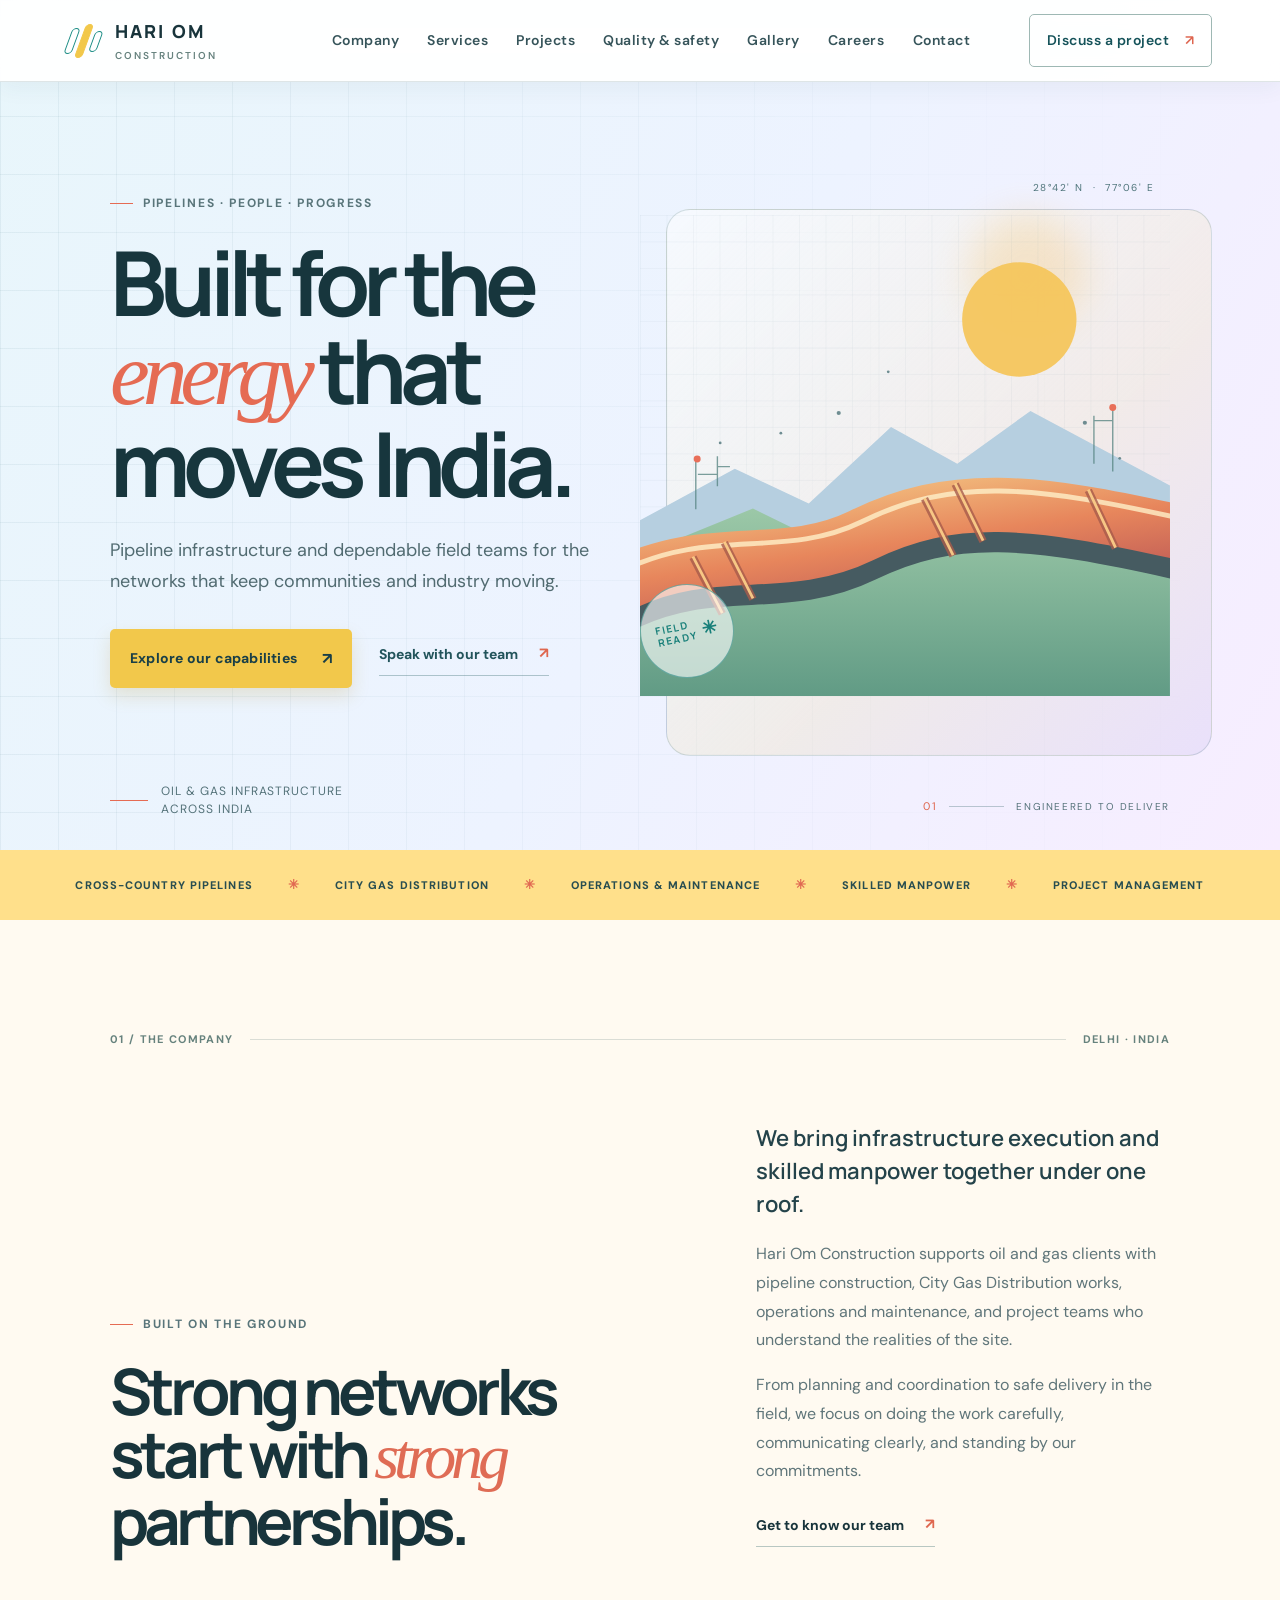
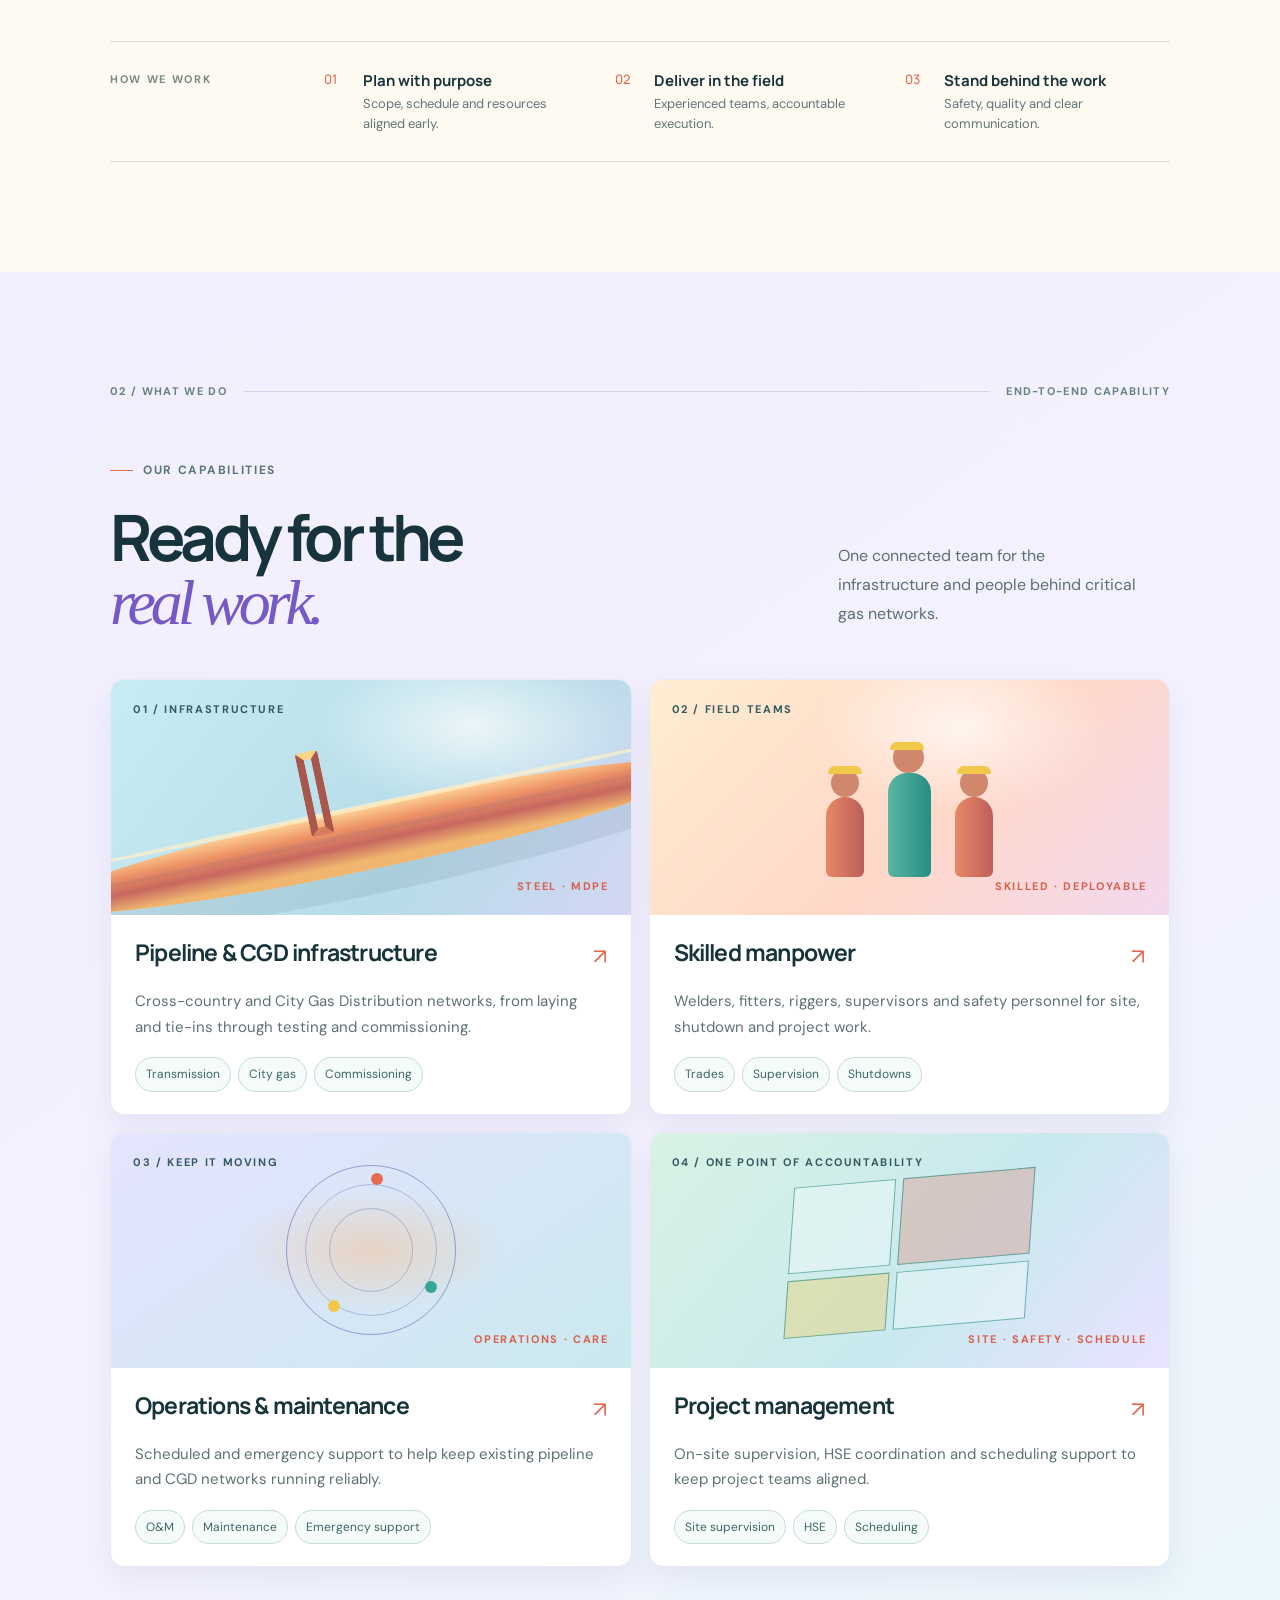
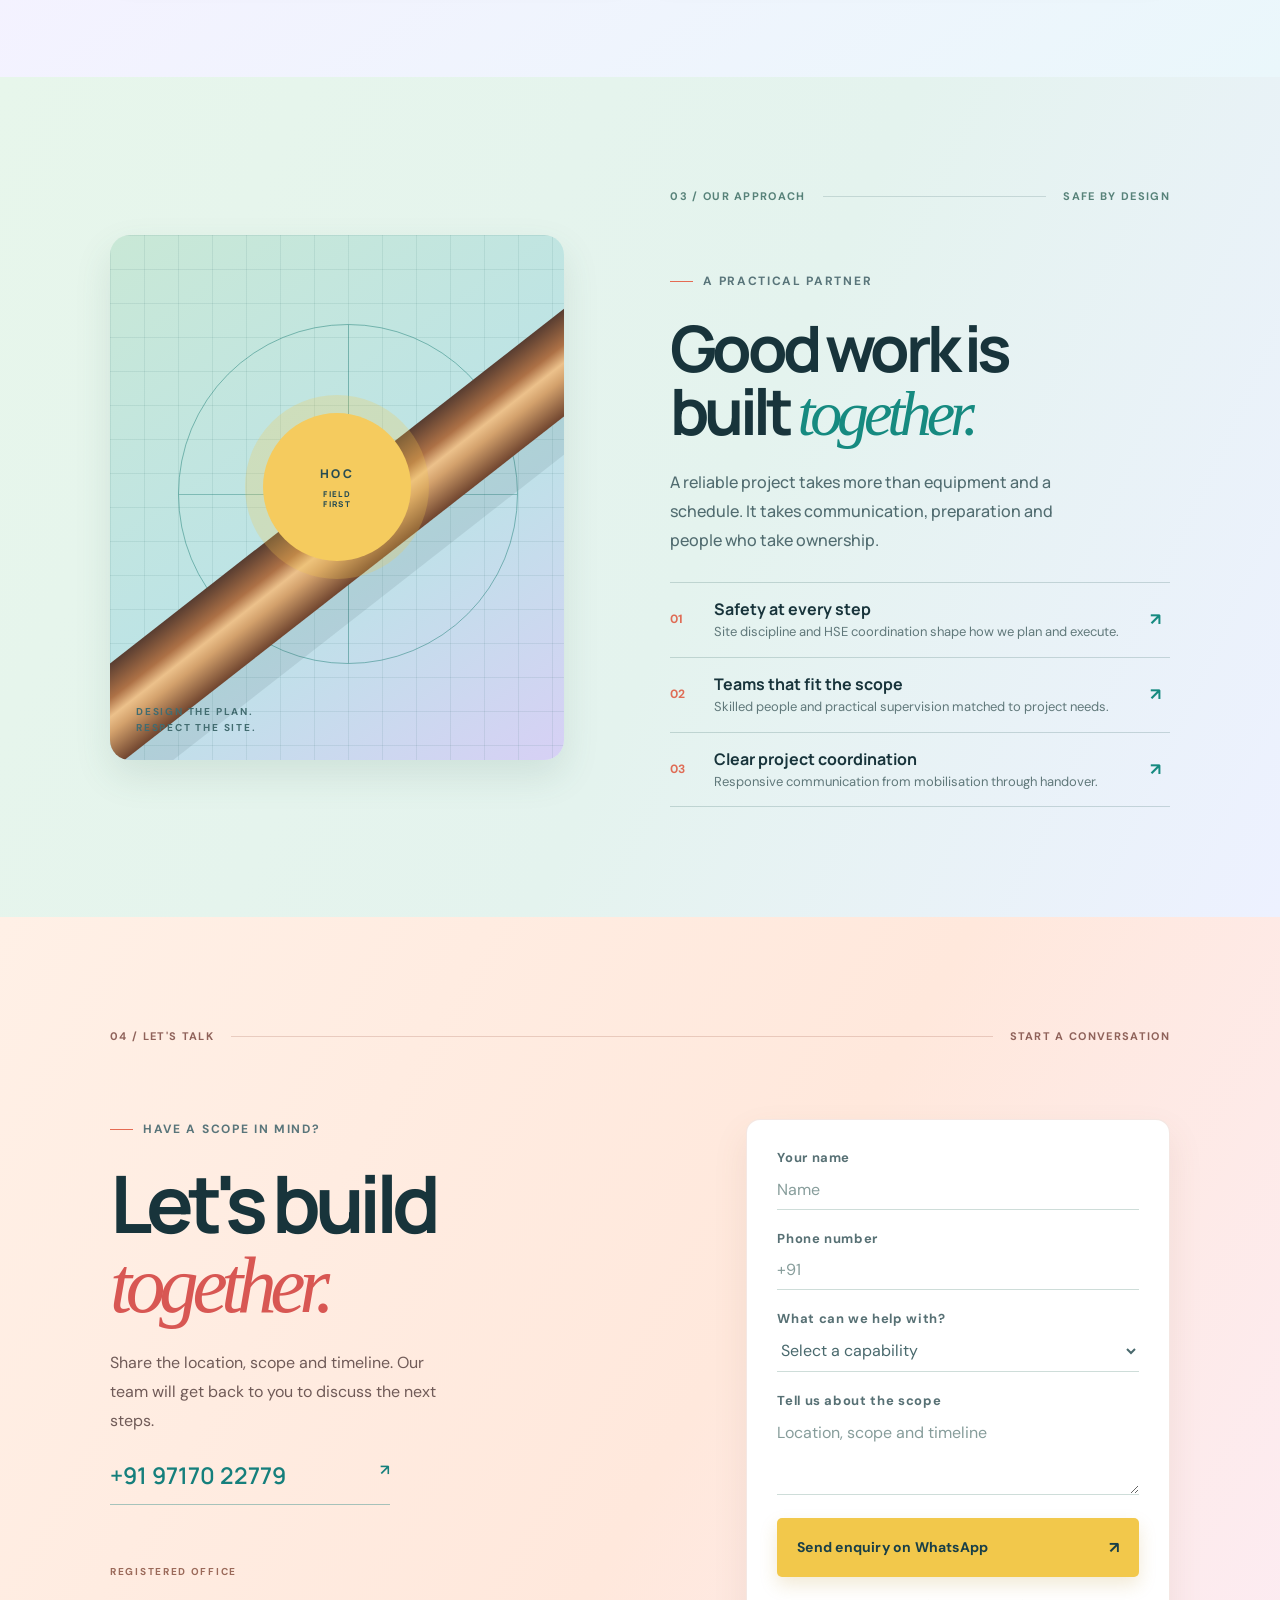
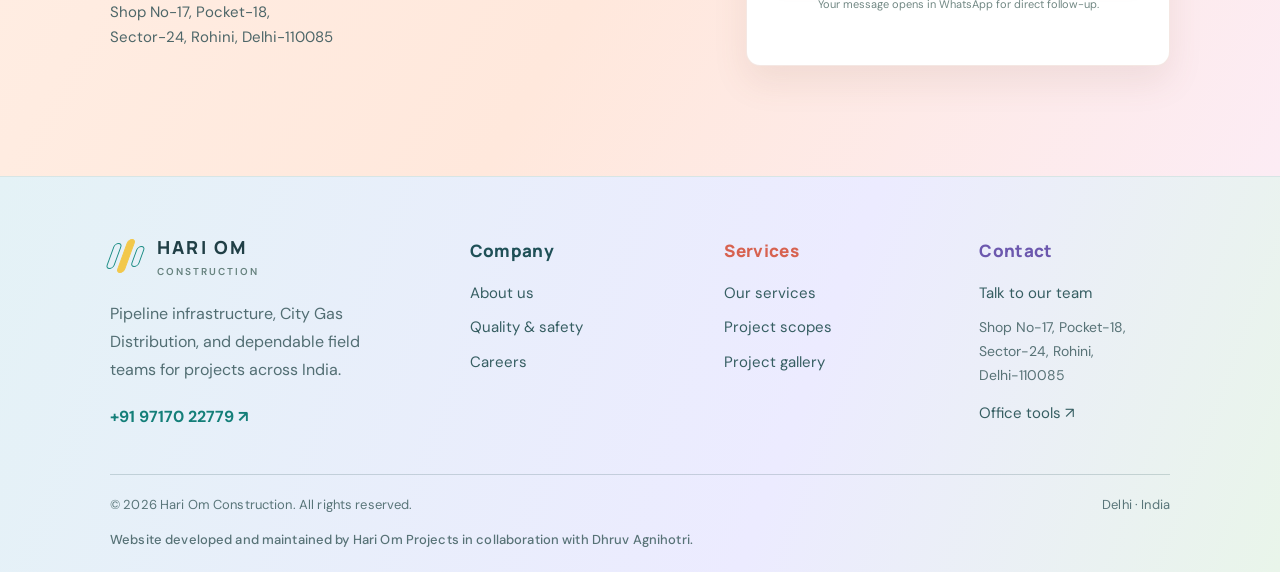
<file: index.html>
<!doctype html>
<html lang="en">
<head>
  <meta charset="utf-8">
  <meta name="viewport" content="width=device-width, initial-scale=1">
  <meta name="theme-color" content="#fffaf5">
  <meta name="description" content="Hari Om Construction delivers gas pipeline, City Gas Distribution, manpower, operations and maintenance services across India.">
  <title>Hari Om Construction | Pipeline Infrastructure & Manpower</title>
  <link rel="preconnect" href="https://fonts.googleapis.com">
  <link rel="preconnect" href="https://fonts.gstatic.com" crossorigin>
  <link href="https://fonts.googleapis.com/css2?family=DM+Sans:wght@400;500;600;700&family=Manrope:wght@400;500;600;700;800&display=swap" rel="stylesheet">
  <link rel="stylesheet" href="styles.css?v=20261115-footer-groups">
</head>
<body data-page="home">
  <header class="site-header" id="top">
    <a class="brand" href="#top" aria-label="Hari Om Construction home">
      <span class="brand-mark" aria-hidden="true"><span></span><span></span><span></span></span>
      <span class="brand-copy"><strong>HARI OM</strong><small>CONSTRUCTION</small></span>
    </a>
    <button class="menu-toggle" aria-label="Open navigation" aria-expanded="false"><span></span><span></span></button>
    <nav class="main-nav" aria-label="Main navigation">
      <a href="#story">Our company</a>
      <a href="#services">Capabilities</a>
      <a href="#approach">Our approach</a>
      <a href="#contact">Contact</a>
    </nav>
    <a class="nav-cta" href="#contact">Discuss a project <span aria-hidden="true">↗</span></a>
  </header>

  <main>
    <section class="hero">
      <div class="hero-grid"></div>
      <div class="hero-copy">
        <p class="eyebrow light"><span></span> PIPELINES · PEOPLE · PROGRESS</p>
        <h1>Built for the<br><em>energy</em> that<br>moves India.</h1>
        <p class="hero-lede">Pipeline infrastructure and dependable field teams for the networks that keep communities and industry moving.</p>
        <div class="hero-actions">
          <a class="button button-lime" href="#services">Explore our capabilities <span>↗</span></a>
          <a class="text-link light-link" href="tel:+919717022779">Speak with our team <span>↗</span></a>
        </div>
        <div class="hero-note"><span class="note-line"></span><span>Oil &amp; gas infrastructure<br>across India</span></div>
      </div>
      <div class="hero-art" aria-label="Illustration of a pipeline construction site" role="img">
        <div class="art-sun"></div>
        <div class="art-coordinate">28°42' N&nbsp; · &nbsp;77°06' E</div>
        <svg class="pipeline-art" viewBox="0 0 760 690" xmlns="http://www.w3.org/2000/svg" aria-hidden="true">
          <defs>
            <linearGradient id="pipe" x1="0" x2="1" y1="0" y2="1"><stop stop-color="#F4C784"/><stop offset=".48" stop-color="#E7865C"/><stop offset="1" stop-color="#B85355"/></linearGradient>
            <linearGradient id="ground" x1="0" x2="0" y1="0" y2="1"><stop stop-color="#9dc9a8"/><stop offset="1" stop-color="#619b85"/></linearGradient>
            <pattern id="grid" width="38" height="38" patternUnits="userSpaceOnUse"><path d="M38 0H0V38" fill="none" stroke="#47798a" stroke-opacity=".15"/></pattern>
          </defs>
          <rect width="760" height="690" fill="url(#grid)"/>
          <circle cx="544" cy="150" r="82" fill="#F6C75D" fill-opacity=".95"/>
          <path d="M0 438 136 364l106 50 118-110 95 53 105-76 200 107v302H0z" fill="#b6cfe0"/>
          <path d="m0 487 162-66 139 68 133-63 110 37 90-48 126 55v220H0z" fill="url(#ground)"/>
          <path d="M-30 554c130-66 234-17 347-72 128-63 242-54 469-2" fill="none" stroke="#465b61" stroke-width="92" stroke-linecap="round"/>
          <path d="M-30 532c130-66 234-17 347-72 128-63 242-54 469-2" fill="none" stroke="url(#pipe)" stroke-width="78" stroke-linecap="round"/>
          <path d="M-29 512c130-66 234-17 347-72 128-63 242-54 469-2" fill="none" stroke="#fff0c9" stroke-opacity=".8" stroke-width="7" stroke-linecap="round"/>
          <path d="m76 491 42 81M121 470l41 81M408 407l41 82M452 386l40 82M643 395l39 83" stroke="#a85c4b" stroke-width="11" opacity=".8"/>
          <path d="m76 490 42 81M121 469l41 81M408 406l41 82M452 385l40 82M643 394l39 83" stroke="#ffd28b" stroke-width="4" opacity=".9"/>
          <g fill="#597d82" opacity=".86"><circle cx="82" cy="350" r="3"/><circle cx="115" cy="327" r="2"/><circle cx="202" cy="313" r="2"/><circle cx="285" cy="284" r="3"/><circle cx="356" cy="225" r="2"/><circle cx="638" cy="298" r="3"/><circle cx="688" cy="349" r="2"/></g>
          <g stroke="#52817e" stroke-width="2" opacity=".75"><path d="M80 350v72M83 372h28M111 346v43M111 361h18M678 276v92M678 295h-27M651 288v69"/></g>
          <g fill="#e86f59"><circle cx="82" cy="350" r="5"/><circle cx="678" cy="276" r="5"/></g>
        </svg>
        <div class="art-stamp"><span>FIELD<br>READY</span><i>✳</i></div>
      </div>
      <div class="hero-index"><span>01</span><span class="index-rule"></span><span>ENGINEERED TO DELIVER</span></div>
    </section>

    <div class="capability-ribbon" aria-label="Our services">
      <span>Cross-country pipelines</span><i>✳</i><span>City Gas Distribution</span><i>✳</i><span>Operations &amp; maintenance</span><i>✳</i><span>Skilled manpower</span><i>✳</i><span>Project management</span>
    </div>

    <section class="story section-pad" id="story">
      <div class="section-kicker"><span>01 / THE COMPANY</span><span class="kicker-line"></span><span>DELHI · INDIA</span></div>
      <div class="story-layout">
        <div class="story-heading">
          <p class="eyebrow"><span></span> BUILT ON THE GROUND</p>
          <h2>Strong networks<br>start with <em>strong</em><br>partnerships.</h2>
        </div>
        <div class="story-body">
          <p class="story-lede">We bring infrastructure execution and skilled manpower together under one roof.</p>
          <p>Hari Om Construction supports oil and gas clients with pipeline construction, City Gas Distribution works, operations and maintenance, and project teams who understand the realities of the site.</p>
          <p>From planning and coordination to safe delivery in the field, we focus on doing the work carefully, communicating clearly, and standing by our commitments.</p>
          <a class="text-link" href="#contact">Get to know our team <span>↗</span></a>
        </div>
      </div>
      <div class="story-band">
        <div class="band-label">HOW WE WORK</div>
        <div><span>01</span><strong>Plan with purpose</strong><small>Scope, schedule and resources aligned early.</small></div>
        <div><span>02</span><strong>Deliver in the field</strong><small>Experienced teams, accountable execution.</small></div>
        <div><span>03</span><strong>Stand behind the work</strong><small>Safety, quality and clear communication.</small></div>
      </div>
    </section>

    <section class="services section-pad" id="services">
      <div class="section-kicker"><span>02 / WHAT WE DO</span><span class="kicker-line"></span><span>END-TO-END CAPABILITY</span></div>
      <div class="section-intro">
        <div><p class="eyebrow"><span></span> OUR CAPABILITIES</p><h2>Ready for the<br><em>real work.</em></h2></div>
        <p>One connected team for the infrastructure and people behind critical gas networks.</p>
      </div>
      <div class="service-grid">
        <article class="service-card service-pipeline">
          <div class="service-visual visual-pipe"><span class="visual-tag">01 / INFRASTRUCTURE</span><div class="visual-ring"></div><span class="visual-coordinate">STEEL · MDPE</span></div>
          <div class="service-content"><div class="card-title"><h3>Pipeline &amp; CGD infrastructure</h3><span>↗</span></div><p>Cross-country and City Gas Distribution networks, from laying and tie-ins through testing and commissioning.</p><div class="service-tags"><span>Transmission</span><span>City gas</span><span>Commissioning</span></div></div>
        </article>
        <article class="service-card service-people">
          <div class="service-visual visual-people"><span class="visual-tag">02 / FIELD TEAMS</span><div class="worker-mark"><i></i><i></i><i></i></div><span class="visual-coordinate">SKILLED · DEPLOYABLE</span></div>
          <div class="service-content"><div class="card-title"><h3>Skilled manpower</h3><span>↗</span></div><p>Welders, fitters, riggers, supervisors and safety personnel for site, shutdown and project work.</p><div class="service-tags"><span>Trades</span><span>Supervision</span><span>Shutdowns</span></div></div>
        </article>
        <article class="service-card service-om">
          <div class="service-visual visual-om"><span class="visual-tag">03 / KEEP IT MOVING</span><div class="om-orbit"><b></b><b></b><b></b></div><span class="visual-coordinate">OPERATIONS · CARE</span></div>
          <div class="service-content"><div class="card-title"><h3>Operations &amp; maintenance</h3><span>↗</span></div><p>Scheduled and emergency support to help keep existing pipeline and CGD networks running reliably.</p><div class="service-tags"><span>O&amp;M</span><span>Maintenance</span><span>Emergency support</span></div></div>
        </article>
        <article class="service-card service-project">
          <div class="service-visual visual-project"><span class="visual-tag">04 / ONE POINT OF ACCOUNTABILITY</span><div class="plan-grid"><span></span><span></span><span></span><span></span></div><span class="visual-coordinate">SITE · SAFETY · SCHEDULE</span></div>
          <div class="service-content"><div class="card-title"><h3>Project management</h3><span>↗</span></div><p>On-site supervision, HSE coordination and scheduling support to keep project teams aligned.</p><div class="service-tags"><span>Site supervision</span><span>HSE</span><span>Scheduling</span></div></div>
        </article>
      </div>
    </section>

    <section class="approach section-pad" id="approach">
      <div class="approach-art" aria-hidden="true">
        <div class="approach-cross"></div><div class="approach-pipe"></div><div class="approach-circle"><span>HOC</span><b>FIELD<br>FIRST</b></div>
        <span class="approach-caption">DESIGN THE PLAN.<br>RESPECT THE SITE.</span>
      </div>
      <div class="approach-copy">
        <div class="section-kicker"><span>03 / OUR APPROACH</span><span class="kicker-line"></span><span>SAFE BY DESIGN</span></div>
        <p class="eyebrow"><span></span> A PRACTICAL PARTNER</p>
        <h2>Good work is<br>built <em>together.</em></h2>
        <p class="approach-lede">A reliable project takes more than equipment and a schedule. It takes communication, preparation and people who take ownership.</p>
        <ul class="approach-list">
          <li><span>01</span><div><strong>Safety at every step</strong><small>Site discipline and HSE coordination shape how we plan and execute.</small></div><b>↗</b></li>
          <li><span>02</span><div><strong>Teams that fit the scope</strong><small>Skilled people and practical supervision matched to project needs.</small></div><b>↗</b></li>
          <li><span>03</span><div><strong>Clear project coordination</strong><small>Responsive communication from mobilisation through handover.</small></div><b>↗</b></li>
        </ul>
      </div>
    </section>

    <section class="contact section-pad" id="contact">
      <div class="section-kicker"><span>04 / LET'S TALK</span><span class="kicker-line"></span><span>START A CONVERSATION</span></div>
      <div class="contact-layout">
        <div class="contact-copy">
          <p class="eyebrow light"><span></span> HAVE A SCOPE IN MIND?</p>
          <h2>Let's build<br><em>together.</em></h2>
          <p>Share the location, scope and timeline. Our team will get back to you to discuss the next steps.</p>
          <a class="contact-phone" href="tel:+919717022779">+91 97170 22779 <span>↗</span></a>
          <div class="contact-address"><span>REGISTERED OFFICE</span><p>Shop No-17, Pocket-18,<br>Sector-24, Rohini, Delhi-110085</p></div>
        </div>
        <form class="enquiry-form" id="enquiry-form">
          <label>Your name<input name="name" autocomplete="name" placeholder="Name" required></label>
          <label>Phone number<input name="phone" autocomplete="tel" type="tel" placeholder="+91" required></label>
          <label>What can we help with?
            <select name="service" required>
              <option value="" disabled selected>Select a capability</option>
              <option>Pipeline &amp; CGD infrastructure</option>
              <option>Skilled manpower</option>
              <option>Operations &amp; maintenance</option>
              <option>Project management</option>
              <option>Other enquiry</option>
            </select>
          </label>
          <label>Tell us about the scope<textarea name="message" rows="3" placeholder="Location, scope and timeline"></textarea></label>
          <button class="button button-lime" type="submit">Send enquiry on WhatsApp <span>↗</span></button>
          <small class="form-note">Your message opens in WhatsApp for direct follow-up.</small>
        </form>
      </div>
    </section>
  </main>

  <footer class="site-footer"></footer>
  <script src="site.js?v=20261115-footer-groups"></script>
</body>
</html>
</file>
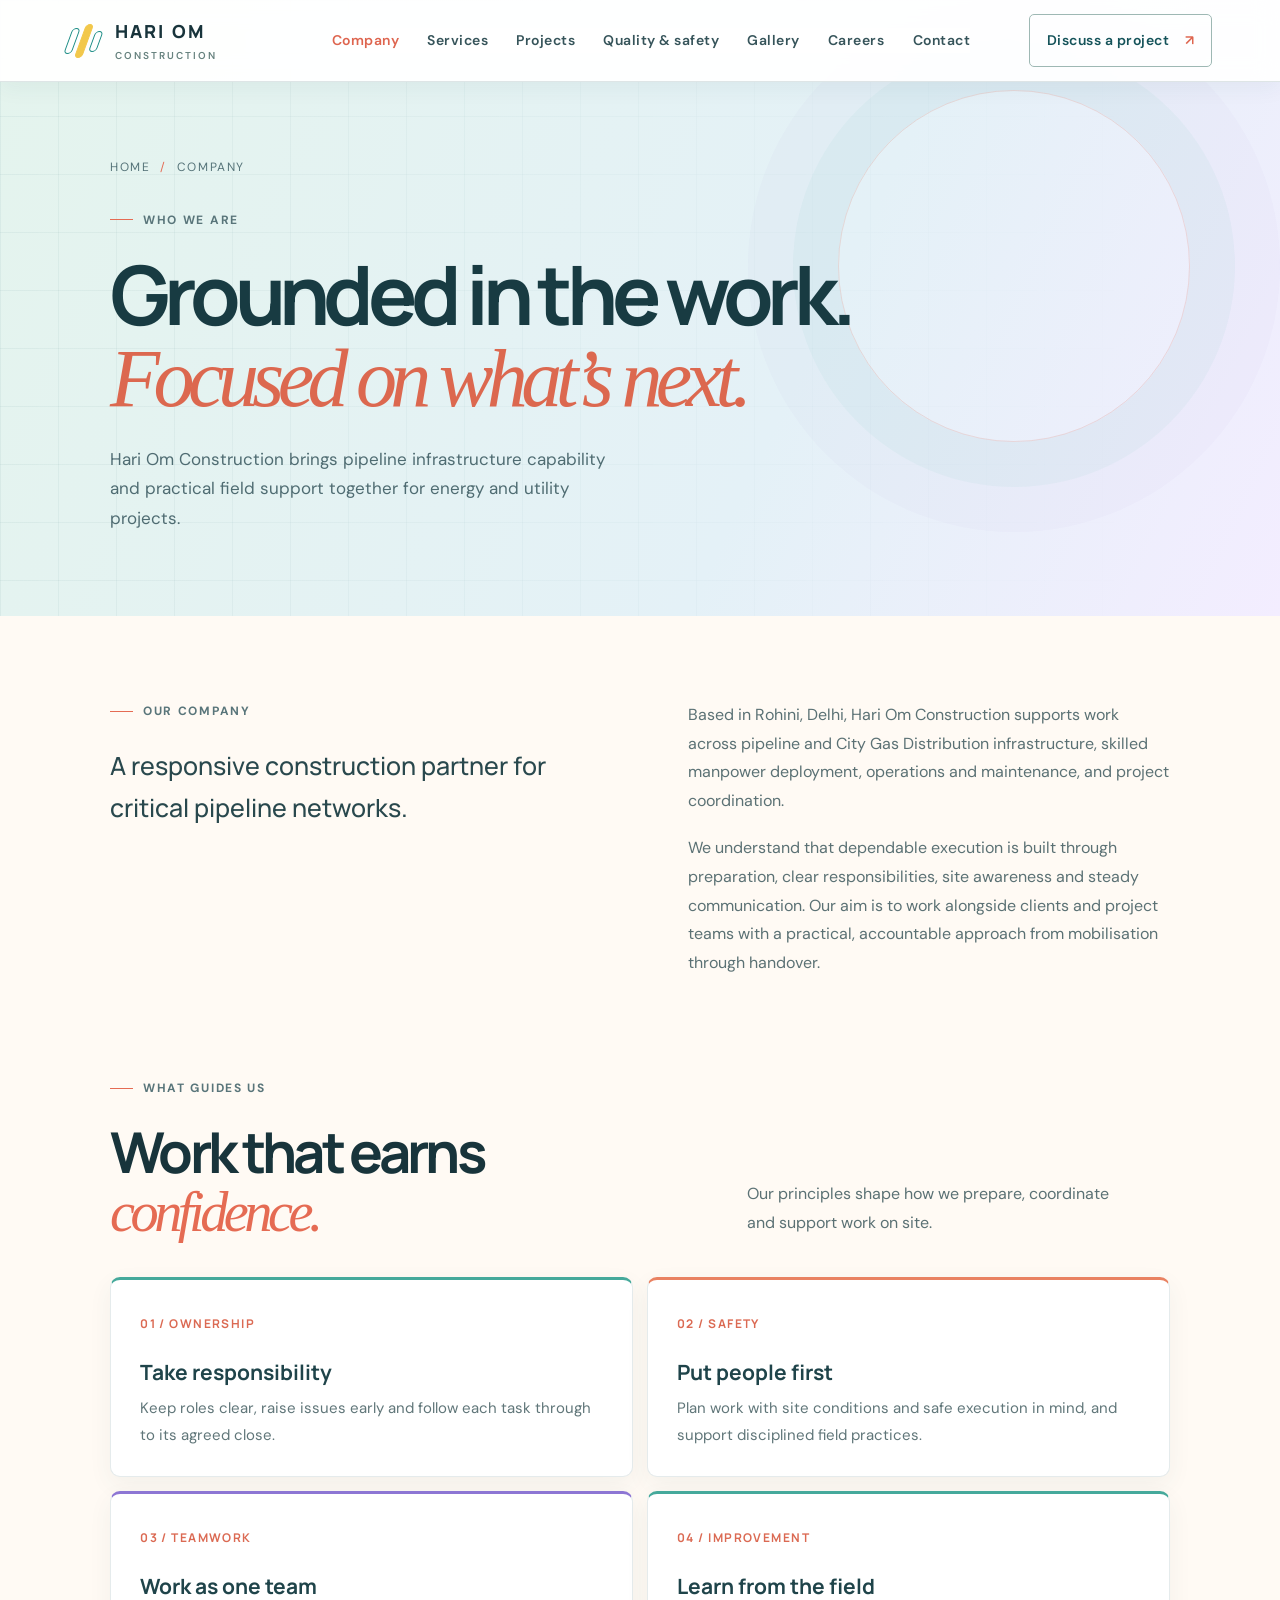
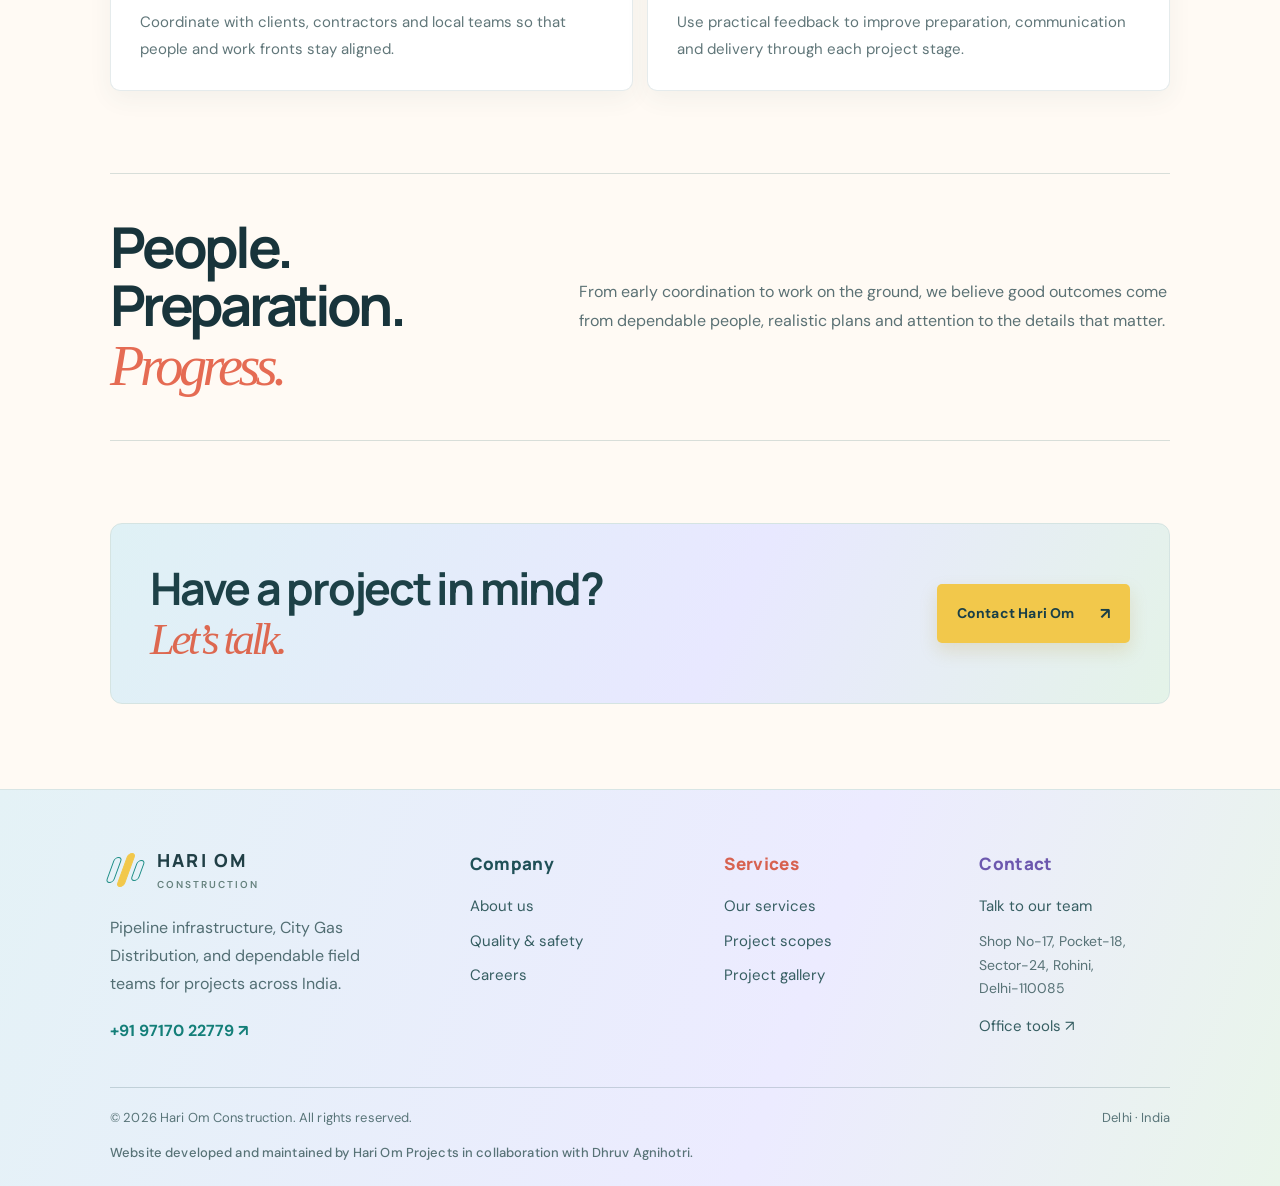
<file: about.html>
<!doctype html>
<html lang="en">
<head>
  <meta charset="utf-8"><meta name="viewport" content="width=device-width, initial-scale=1"><meta name="theme-color" content="#fffaf5">
  <meta name="description" content="Meet Hari Om Construction, a Delhi-based infrastructure and field services partner for pipeline and City Gas Distribution work.">
  <title>Company | Hari Om Construction</title>
  <link rel="preconnect" href="https://fonts.googleapis.com"><link rel="preconnect" href="https://fonts.gstatic.com" crossorigin>
  <link href="https://fonts.googleapis.com/css2?family=DM+Sans:wght@400;500;600;700&family=Manrope:wght@400;500;600;700;800&display=swap" rel="stylesheet">
  <link rel="stylesheet" href="styles.css?v=20261115-footer-groups">
</head>
<body data-page="about">
  <header class="site-header" id="top"></header>
  <main>
    <section class="inner-hero"><div class="inner-hero-copy"><p class="breadcrumb"><a href="index.html">Home</a><span>/</span> Company</p><p class="eyebrow light"><span></span> WHO WE ARE</p><h1>Grounded in the work.<br><em>Focused on what’s next.</em></h1><p>Hari Om Construction brings pipeline infrastructure capability and practical field support together for energy and utility projects.</p></div></section>
    <section class="page-content">
      <div class="page-section page-two-col">
        <div><p class="eyebrow"><span></span> OUR COMPANY</p><h2 class="page-lead">A responsive construction partner for critical pipeline networks.</h2></div>
        <div class="page-prose"><p>Based in Rohini, Delhi, Hari Om Construction supports work across pipeline and City Gas Distribution infrastructure, skilled manpower deployment, operations and maintenance, and project coordination.</p><p>We understand that dependable execution is built through preparation, clear responsibilities, site awareness and steady communication. Our aim is to work alongside clients and project teams with a practical, accountable approach from mobilisation through handover.</p></div>
      </div>
      <div class="page-section">
        <div class="page-section-heading"><div><p class="eyebrow"><span></span> WHAT GUIDES US</p><h2>Work that earns<br><em>confidence.</em></h2></div><p>Our principles shape how we prepare, coordinate and support work on site.</p></div>
        <div class="principle-grid">
          <article class="info-card"><span class="card-index">01 / OWNERSHIP</span><h3>Take responsibility</h3><p>Keep roles clear, raise issues early and follow each task through to its agreed close.</p></article>
          <article class="info-card"><span class="card-index">02 / SAFETY</span><h3>Put people first</h3><p>Plan work with site conditions and safe execution in mind, and support disciplined field practices.</p></article>
          <article class="info-card"><span class="card-index">03 / TEAMWORK</span><h3>Work as one team</h3><p>Coordinate with clients, contractors and local teams so that people and work fronts stay aligned.</p></article>
          <article class="info-card"><span class="card-index">04 / IMPROVEMENT</span><h3>Learn from the field</h3><p>Use practical feedback to improve preparation, communication and delivery through each project stage.</p></article>
        </div>
      </div>
      <div class="page-section page-statement"><h2>People. Preparation.<br><em>Progress.</em></h2><p>From early coordination to work on the ground, we believe good outcomes come from dependable people, realistic plans and attention to the details that matter.</p></div>
      <div class="page-section page-cta"><h2>Have a project in mind?<br><em>Let’s talk.</em></h2><a class="button button-lime" href="contact.html">Contact Hari Om <span>↗</span></a></div>
    </section>
  </main>
  <footer class="site-footer"></footer><script src="site.js?v=20261115-footer-groups"></script>
</body>
</html>
</file>
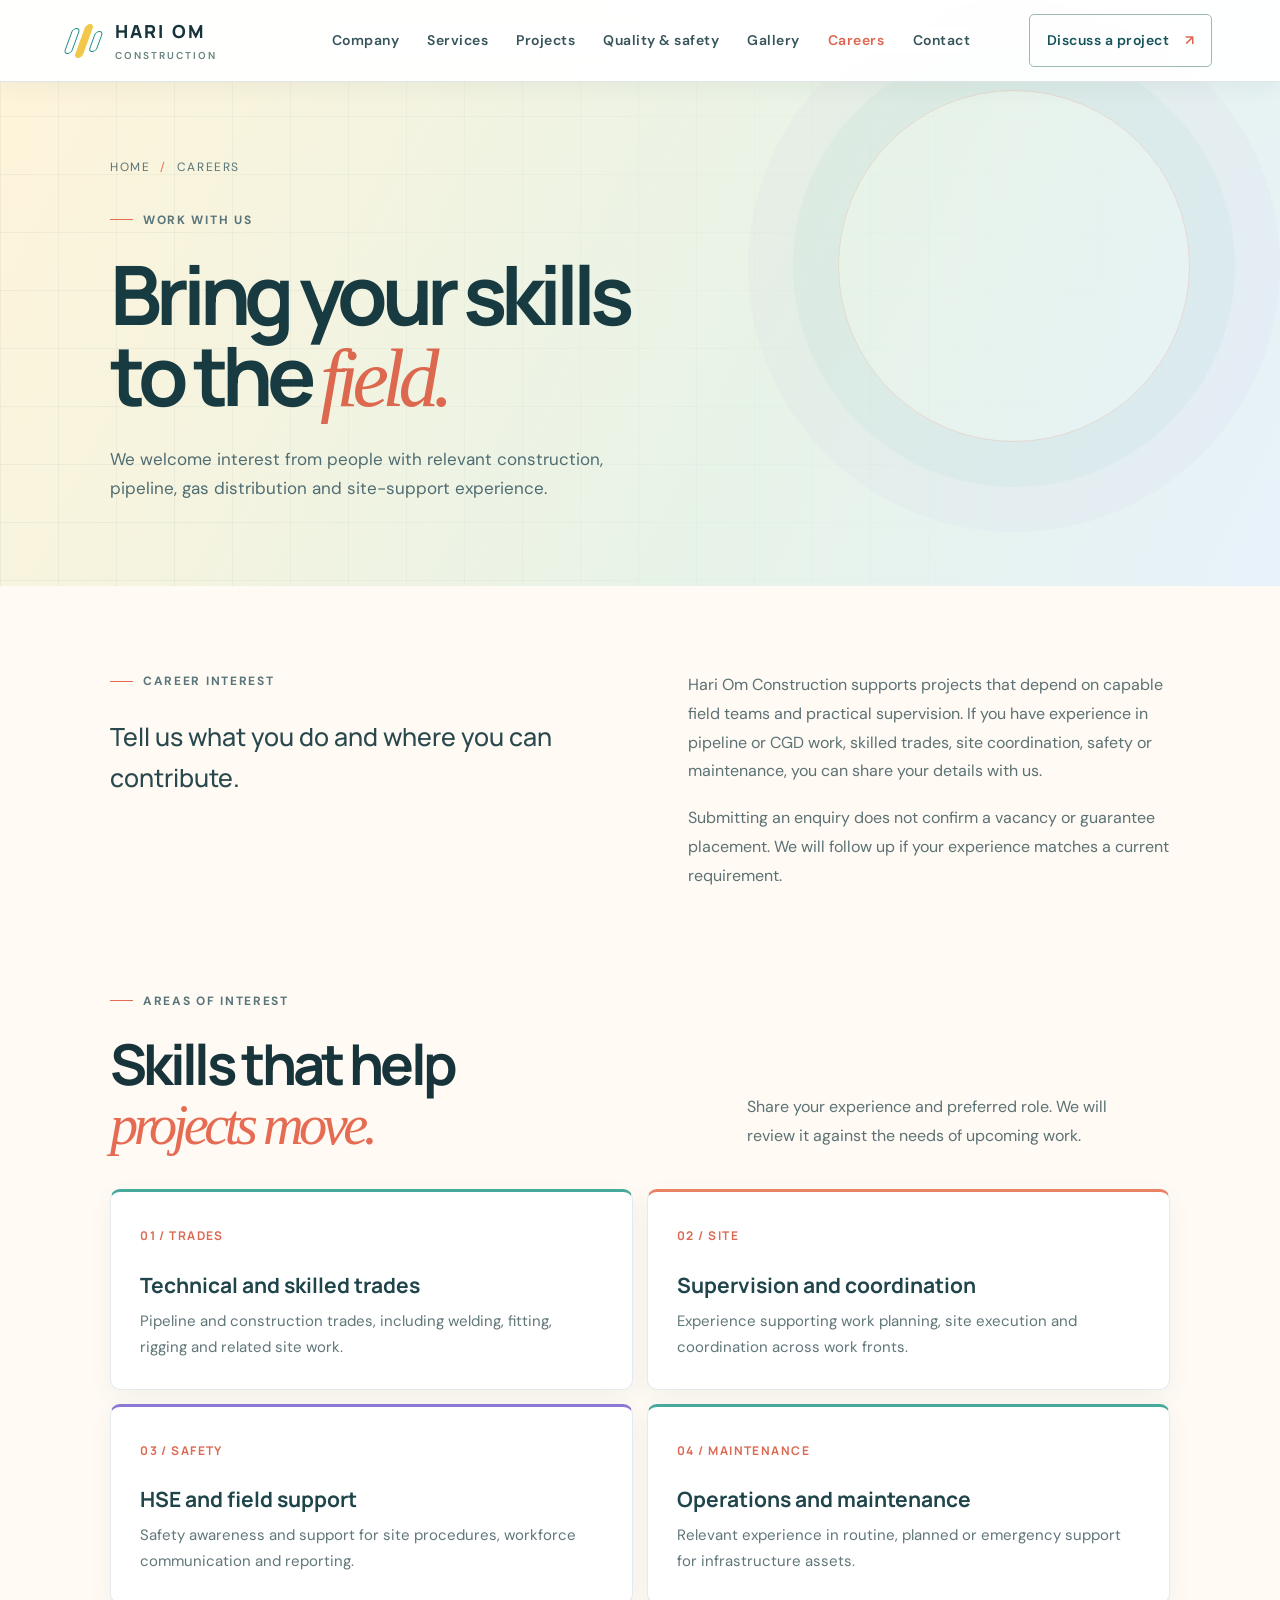
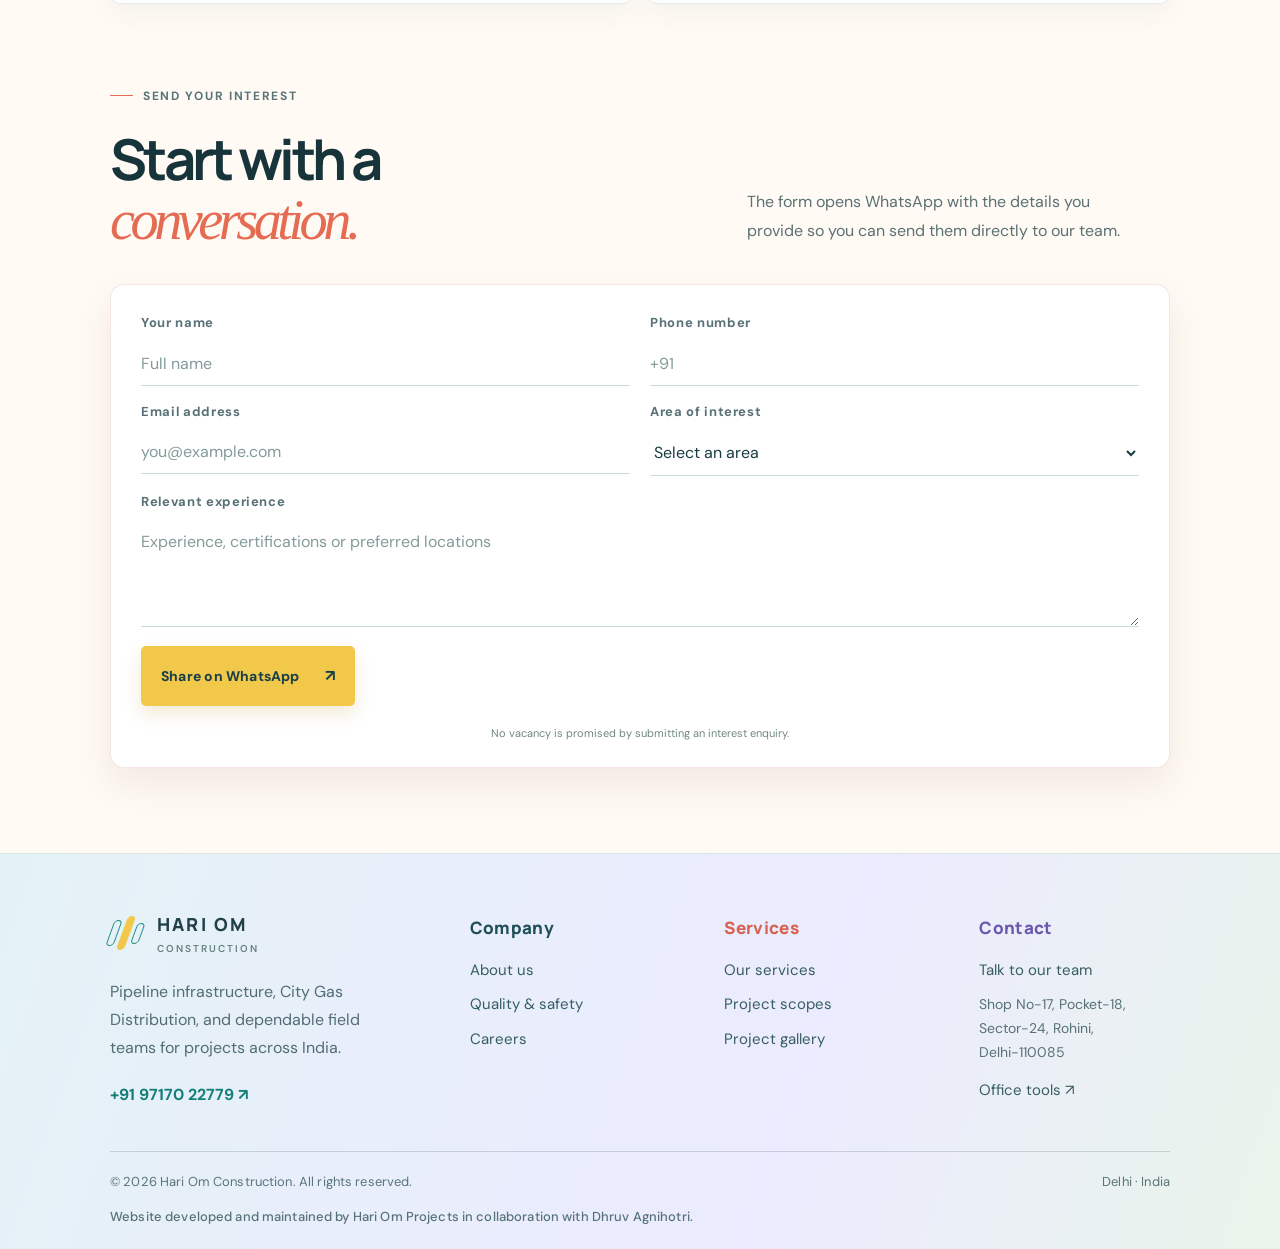
<file: careers.html>
<!doctype html>
<html lang="en">
<head>
  <meta charset="utf-8"><meta name="viewport" content="width=device-width, initial-scale=1"><meta name="theme-color" content="#fffaf5">
  <meta name="description" content="Share your interest in working with Hari Om Construction on pipeline, CGD and field support projects.">
  <title>Careers | Hari Om Construction</title>
  <link rel="preconnect" href="https://fonts.googleapis.com"><link rel="preconnect" href="https://fonts.gstatic.com" crossorigin>
  <link href="https://fonts.googleapis.com/css2?family=DM+Sans:wght@400;500;600;700&family=Manrope:wght@400;500;600;700;800&display=swap" rel="stylesheet">
  <link rel="stylesheet" href="styles.css?v=20261115-footer-groups">
</head>
<body data-page="careers">
  <header class="site-header" id="top"></header>
  <main>
    <section class="inner-hero"><div class="inner-hero-copy"><p class="breadcrumb"><a href="index.html">Home</a><span>/</span> Careers</p><p class="eyebrow light"><span></span> WORK WITH US</p><h1>Bring your skills<br>to the <em>field.</em></h1><p>We welcome interest from people with relevant construction, pipeline, gas distribution and site-support experience.</p></div></section>
    <section class="page-content">
      <div class="page-section page-two-col"><div><p class="eyebrow"><span></span> CAREER INTEREST</p><h2 class="page-lead">Tell us what you do and where you can contribute.</h2></div><div class="page-prose"><p>Hari Om Construction supports projects that depend on capable field teams and practical supervision. If you have experience in pipeline or CGD work, skilled trades, site coordination, safety or maintenance, you can share your details with us.</p><p>Submitting an enquiry does not confirm a vacancy or guarantee placement. We will follow up if your experience matches a current requirement.</p></div></div>
      <div class="page-section">
        <div class="page-section-heading"><div><p class="eyebrow"><span></span> AREAS OF INTEREST</p><h2>Skills that help<br><em>projects move.</em></h2></div><p>Share your experience and preferred role. We will review it against the needs of upcoming work.</p></div>
        <div class="career-grid"><article class="info-card"><span class="card-index">01 / TRADES</span><h3>Technical and skilled trades</h3><p>Pipeline and construction trades, including welding, fitting, rigging and related site work.</p></article><article class="info-card"><span class="card-index">02 / SITE</span><h3>Supervision and coordination</h3><p>Experience supporting work planning, site execution and coordination across work fronts.</p></article><article class="info-card"><span class="card-index">03 / SAFETY</span><h3>HSE and field support</h3><p>Safety awareness and support for site procedures, workforce communication and reporting.</p></article><article class="info-card"><span class="card-index">04 / MAINTENANCE</span><h3>Operations and maintenance</h3><p>Relevant experience in routine, planned or emergency support for infrastructure assets.</p></article></div>
      </div>
      <div class="page-section">
        <div class="page-section-heading"><div><p class="eyebrow"><span></span> SEND YOUR INTEREST</p><h2>Start with a<br><em>conversation.</em></h2></div><p>The form opens WhatsApp with the details you provide so you can send them directly to our team.</p></div>
        <form class="enquiry-form" data-wa-form>
          <div class="form-grid"><label>Your name<input name="name" autocomplete="name" placeholder="Full name" required></label><label>Phone number<input name="phone" autocomplete="tel" type="tel" placeholder="+91" required></label><label>Email address<input name="email" autocomplete="email" type="email" placeholder="you@example.com"></label><label>Area of interest<select name="role" required><option value="" disabled selected>Select an area</option><option>Pipeline / CGD trades</option><option>Site supervision</option><option>HSE / safety support</option><option>Operations &amp; maintenance</option><option>Other field role</option></select></label><label class="full">Relevant experience<textarea name="experience" rows="4" placeholder="Experience, certifications or preferred locations"></textarea></label><button class="button button-lime" type="submit">Share on WhatsApp <span>↗</span></button></div>
          <small class="form-note">No vacancy is promised by submitting an interest enquiry.</small>
        </form>
      </div>
    </section>
  </main>
  <footer class="site-footer"></footer><script src="site.js?v=20261115-footer-groups"></script>
</body>
</html>
</file>
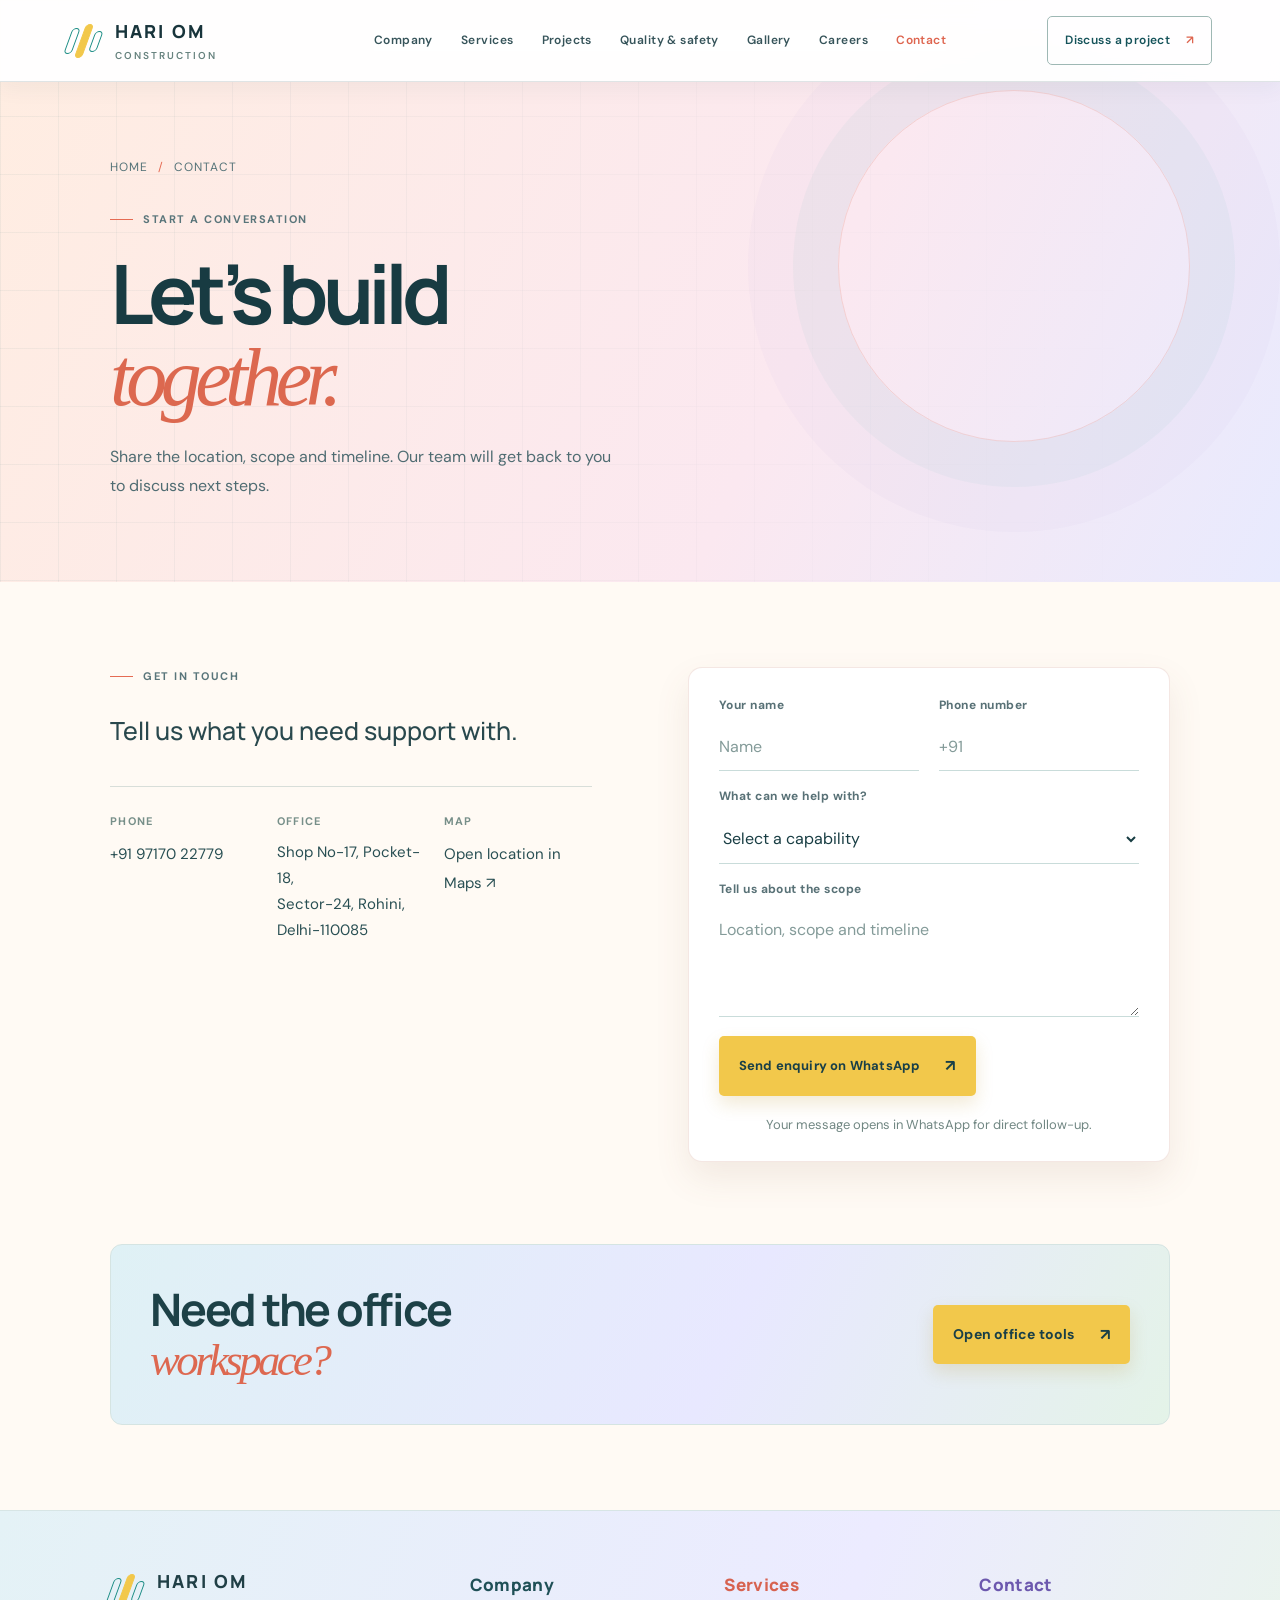
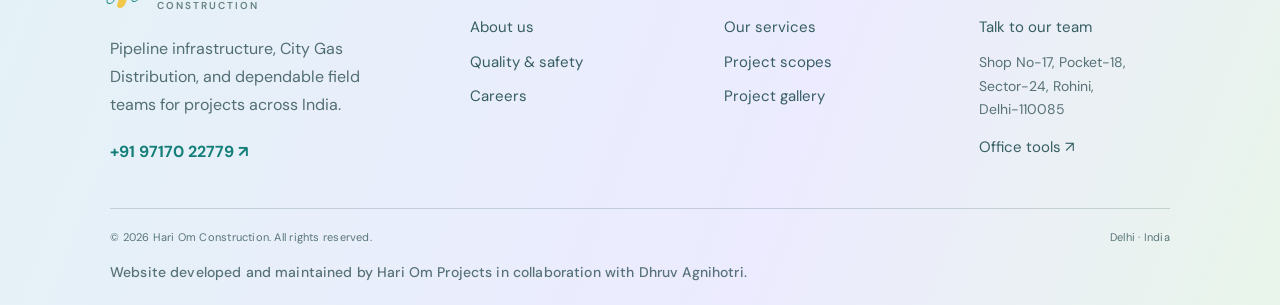
<file: contact.html>
<!doctype html>
<html lang="en">
<head>
  <meta charset="utf-8"><meta name="viewport" content="width=device-width, initial-scale=1"><meta name="theme-color" content="#fffaf5">
  <meta name="description" content="Contact Hari Om Construction in Rohini, Delhi, to discuss pipeline, CGD, manpower, operations and maintenance requirements.">
  <title>Contact | Hari Om Construction</title>
  <link rel="preconnect" href="https://fonts.googleapis.com"><link rel="preconnect" href="https://fonts.gstatic.com" crossorigin>
  <link href="https://fonts.googleapis.com/css2?family=DM+Sans:wght@400;500;600;700&family=Manrope:wght@400;500;600;700;800&display=swap" rel="stylesheet">
  <link rel="stylesheet" href="styles.css?v=20261115-footer-groups">
</head>
<body data-page="contact">
  <header class="site-header" id="top"></header>
  <main>
    <section class="inner-hero"><div class="inner-hero-copy"><p class="breadcrumb"><a href="index.html">Home</a><span>/</span> Contact</p><p class="eyebrow light"><span></span> START A CONVERSATION</p><h1>Let’s build<br><em>together.</em></h1><p>Share the location, scope and timeline. Our team will get back to you to discuss next steps.</p></div></section>
    <section class="page-content">
      <div class="page-section page-two-col">
        <div><p class="eyebrow"><span></span> GET IN TOUCH</p><h2 class="page-lead">Tell us what you need support with.</h2><div class="contact-details"><div class="contact-detail"><small>PHONE</small><a href="tel:+919717022779">+91 97170 22779</a></div><div class="contact-detail"><small>OFFICE</small><p>Shop No-17, Pocket-18,<br>Sector-24, Rohini, Delhi-110085</p></div><div class="contact-detail"><small>MAP</small><a href="https://www.google.com/maps/search/?api=1&amp;query=Shop+No-17%2C+Pocket-18%2C+Sector-24%2C+Rohini%2C+Delhi-110085" target="_blank" rel="noopener">Open location in Maps ↗</a></div></div></div>
        <form class="enquiry-form" data-wa-form>
          <div class="form-grid"><label>Your name<input name="name" autocomplete="name" placeholder="Name" required></label><label>Phone number<input name="phone" autocomplete="tel" type="tel" placeholder="+91" required></label><label class="full">What can we help with?<select name="service" required><option value="" disabled selected>Select a capability</option><option>Pipeline &amp; CGD infrastructure</option><option>Skilled manpower</option><option>Operations &amp; maintenance</option><option>Project coordination</option><option>Other enquiry</option></select></label><label class="full">Tell us about the scope<textarea name="scope" rows="4" placeholder="Location, scope and timeline"></textarea></label><button class="button button-lime" type="submit">Send enquiry on WhatsApp <span>↗</span></button></div>
          <small class="form-note">Your message opens in WhatsApp for direct follow-up.</small>
        </form>
      </div>
      <div class="page-section page-cta"><h2>Need the office<br><em>workspace?</em></h2><a class="button button-lime" href="https://tools.hariomconstruction.in">Open office tools <span>↗</span></a></div>
    </section>
  </main>
  <footer class="site-footer"></footer><script src="site.js?v=20261115-footer-groups"></script>
</body>
</html>
</file>
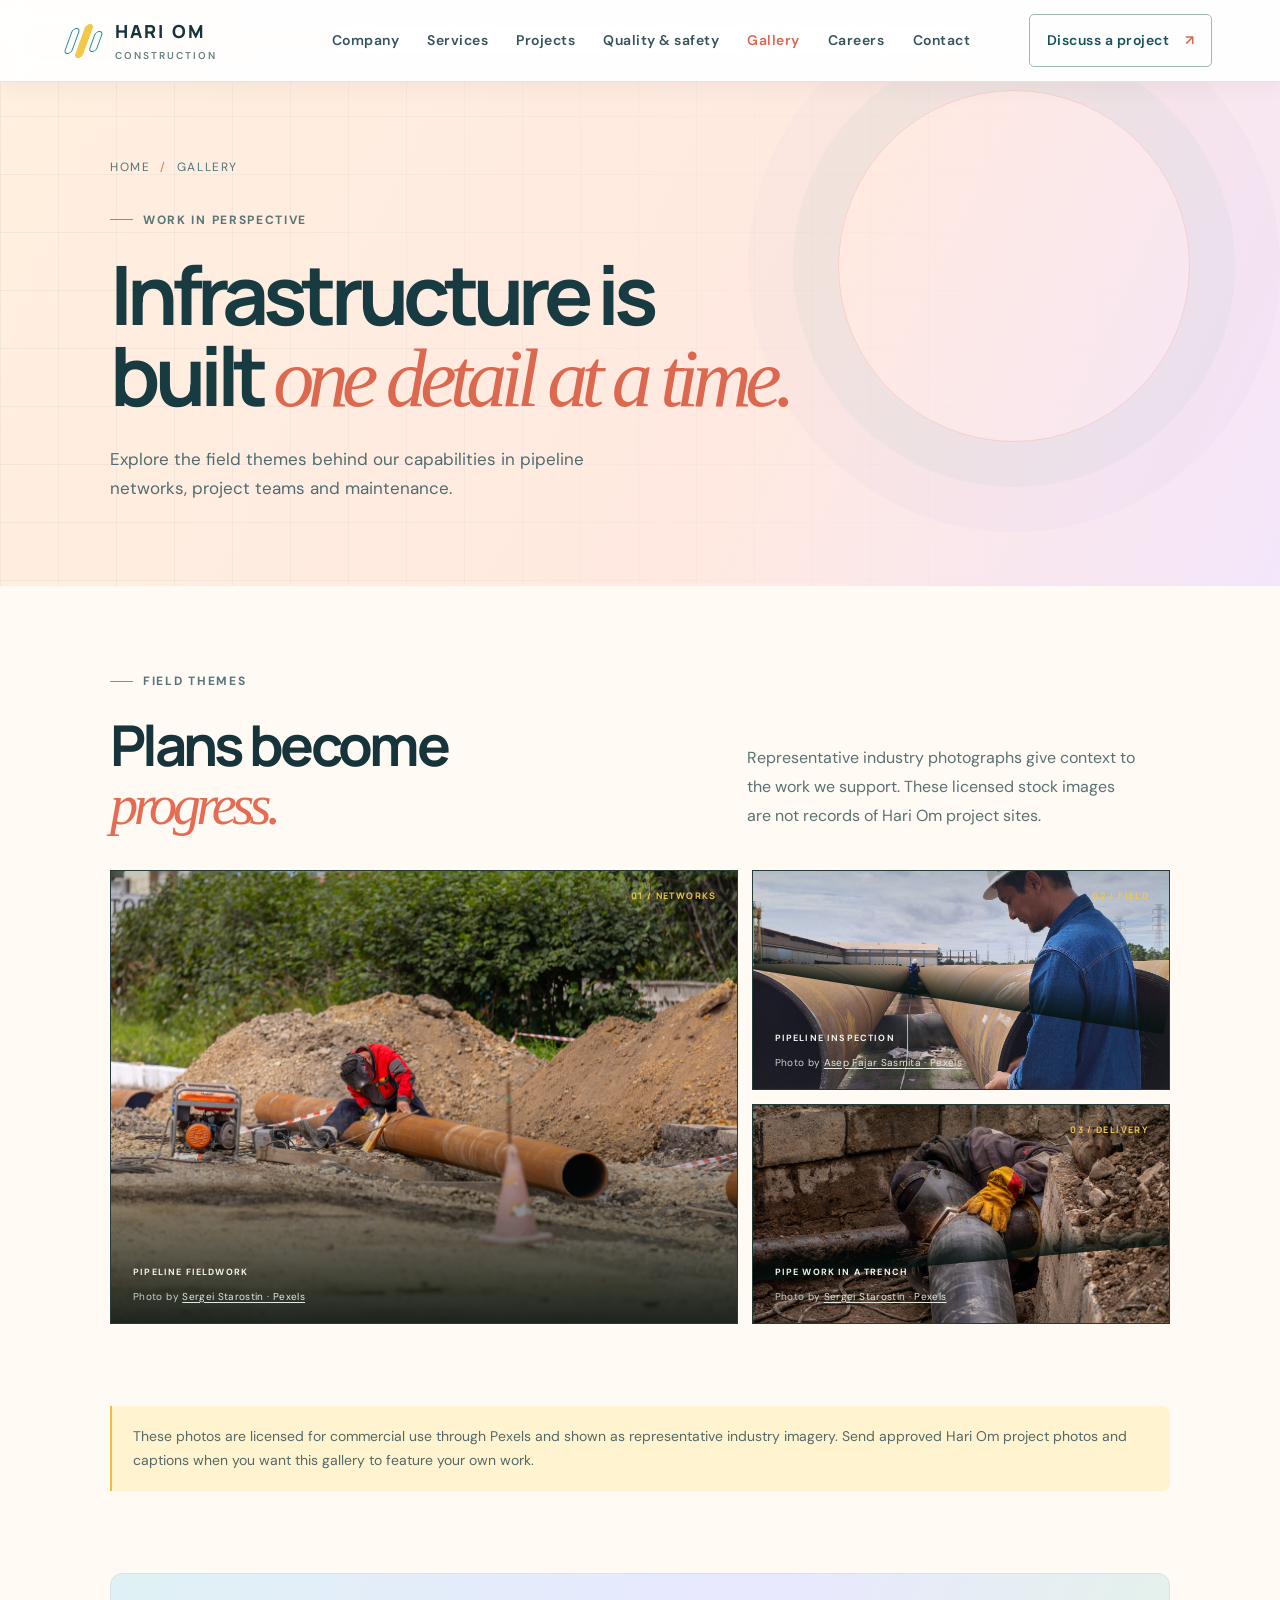
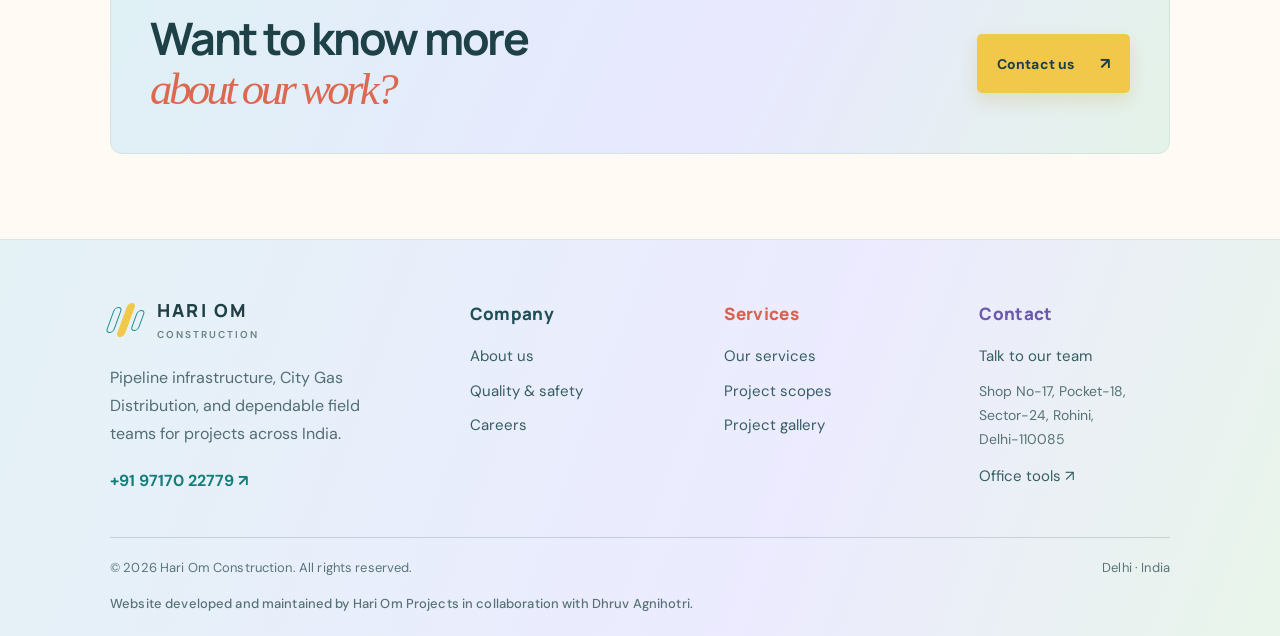
<file: gallery.html>
<!doctype html>
<html lang="en">
<head>
  <meta charset="utf-8"><meta name="viewport" content="width=device-width, initial-scale=1"><meta name="theme-color" content="#fffaf5">
  <meta name="description" content="A visual overview of pipeline and field work themes relevant to Hari Om Construction's services.">
  <title>Gallery | Hari Om Construction</title>
  <link rel="preconnect" href="https://fonts.googleapis.com"><link rel="preconnect" href="https://fonts.gstatic.com" crossorigin>
  <link href="https://fonts.googleapis.com/css2?family=DM+Sans:wght@400;500;600;700&family=Manrope:wght@400;500;600;700;800&display=swap" rel="stylesheet">
  <link rel="stylesheet" href="styles.css?v=20261115-footer-groups">
</head>
<body data-page="gallery">
  <header class="site-header" id="top"></header>
  <main>
    <section class="inner-hero"><div class="inner-hero-copy"><p class="breadcrumb"><a href="index.html">Home</a><span>/</span> Gallery</p><p class="eyebrow light"><span></span> WORK IN PERSPECTIVE</p><h1>Infrastructure is<br>built <em>one detail at a time.</em></h1><p>Explore the field themes behind our capabilities in pipeline networks, project teams and maintenance.</p></div></section>
    <section class="page-content">
      <div class="page-section"><div class="page-section-heading"><div><p class="eyebrow"><span></span> FIELD THEMES</p><h2>Plans become<br><em>progress.</em></h2></div><p>Representative industry photographs give context to the work we support. These licensed stock images are not records of Hari Om project sites.</p></div>
        <div class="gallery-grid" aria-label="Representative photographs of pipeline construction and field work">
          <figure class="gallery-tile gallery-photo"><img src="images/pipeline-welding.jpg" alt="A construction worker working beside a large pipeline at an outdoor site" loading="lazy" decoding="async"><span class="gallery-number">01 / NETWORKS</span><span class="gallery-label">Pipeline fieldwork</span><span class="gallery-credit">Photo by <a href="https://www.pexels.com/photo/welder-26953861/" target="_blank" rel="noopener">Sergei Starostin · Pexels</a></span></figure>
          <figure class="gallery-tile gallery-photo"><img src="images/pipeline-inspection.jpg" alt="A site engineer examining large pipeline sections outdoors" loading="lazy" decoding="async"><span class="gallery-number">02 / FIELD</span><span class="gallery-label">Pipeline inspection</span><span class="gallery-credit">Photo by <a href="https://www.pexels.com/photo/pipeline-construction-inspection-by-engineers-37793901/" target="_blank" rel="noopener">Asep Fajar Sasmita · Pexels</a></span></figure>
          <figure class="gallery-tile gallery-photo"><img src="images/pipe-welding-trench.jpg" alt="A worker welding a pipeline in an urban trench" loading="lazy" decoding="async"><span class="gallery-number">03 / DELIVERY</span><span class="gallery-label">Pipe work in a trench</span><span class="gallery-credit">Photo by <a href="https://www.pexels.com/photo/welder-s-job-27354191/" target="_blank" rel="noopener">Sergei Starostin · Pexels</a></span></figure>
        </div>
      </div>
      <div class="page-section"><div class="notice-box">These photos are licensed for commercial use through Pexels and shown as representative industry imagery. Send approved Hari Om project photos and captions when you want this gallery to feature your own work.</div></div>
      <div class="page-section page-cta"><h2>Want to know more<br><em>about our work?</em></h2><a class="button button-lime" href="contact.html">Contact us <span>↗</span></a></div>
    </section>
  </main>
  <footer class="site-footer"></footer><script src="site.js?v=20261115-footer-groups"></script>
</body>
</html>
</file>
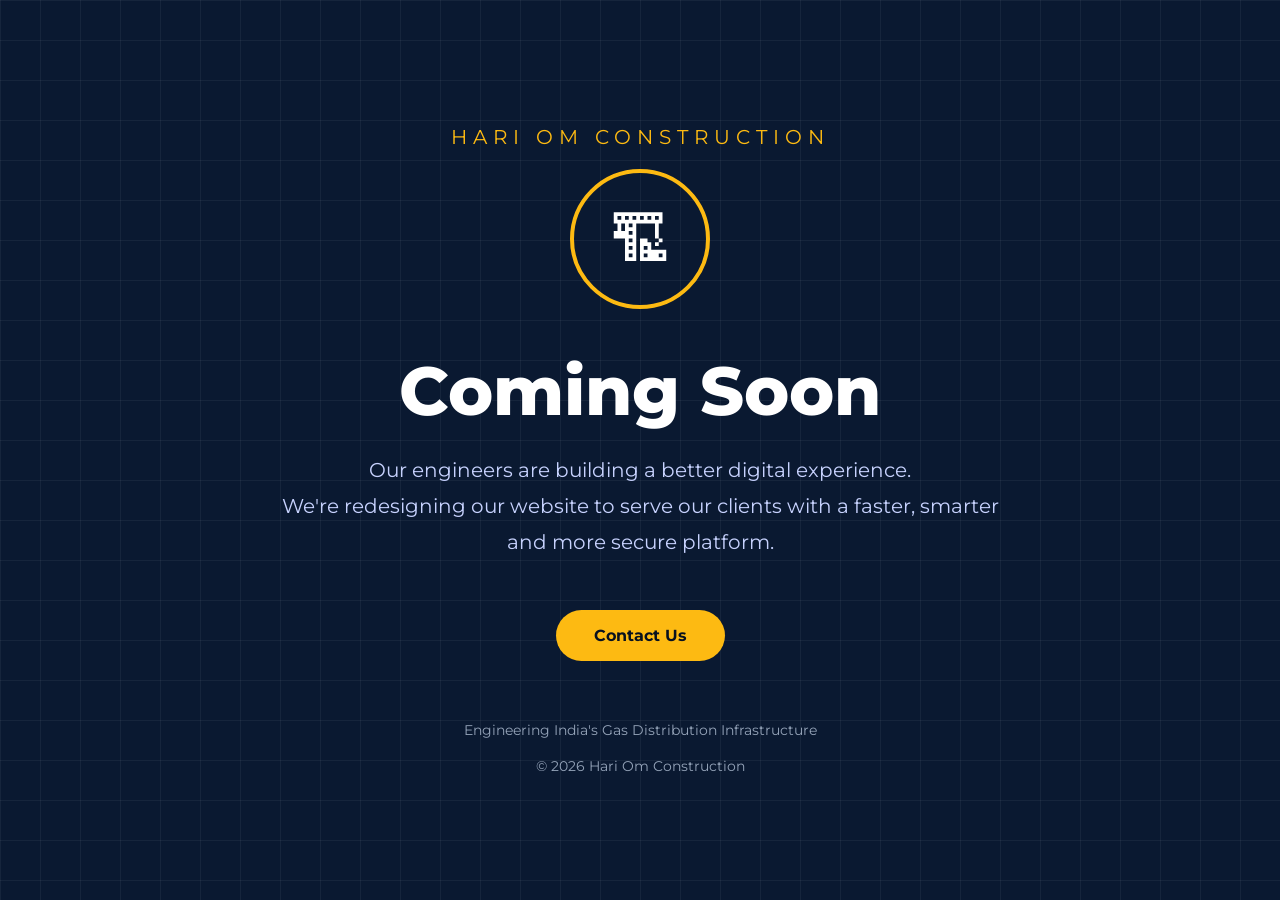
<file: preview.html>
<!DOCTYPE html>
<html lang="en">
<head>
<meta charset="UTF-8">
<meta name="viewport" content="width=device-width, initial-scale=1.0">
<title>Hari Om Construction</title>

<link href="https://fonts.googleapis.com/css2?family=Montserrat:wght@300;400;600;700;800&display=swap" rel="stylesheet">

<style>

*{
margin:0;
padding:0;
box-sizing:border-box;
font-family:'Montserrat',sans-serif;
}

body{
background:#0a1931;
background-image:
linear-gradient(rgba(255,255,255,.05) 1px, transparent 1px),
linear-gradient(90deg, rgba(255,255,255,.05) 1px, transparent 1px);
background-size:40px 40px;
display:flex;
justify-content:center;
align-items:center;
height:100vh;
color:#fff;
}

.container{
text-align:center;
max-width:800px;
padding:40px;
}

.logo{
font-size:20px;
letter-spacing:6px;
color:#FDBA12;
margin-bottom:20px;
text-transform:uppercase;
}

.circle{
width:140px;
height:140px;
border:4px solid #FDBA12;
border-radius:50%;
display:flex;
justify-content:center;
align-items:center;
font-size:60px;
margin:0 auto 40px;
animation:rotate 12s linear infinite;
}

@keyframes rotate{
100%{
transform:rotate(360deg);
}
}

h1{
font-size:68px;
font-weight:800;
margin-bottom:20px;
}

p{
font-size:20px;
color:#c7d2fe;
line-height:1.8;
margin-bottom:50px;
}

a{
display:inline-block;
padding:16px 38px;
background:#FDBA12;
color:#08111F;
text-decoration:none;
border-radius:50px;
font-weight:700;
transition:.3s;
}

a:hover{
transform:scale(1.08);
}

footer{
margin-top:60px;
font-size:14px;
color:#94a3b8;
}

@media(max-width:768px){

h1{
font-size:42px;
}

p{
font-size:17px;
}

}

</style>
</head>

<body>

<div class="container">

<div class="logo">
Hari Om Construction
</div>

<div class="circle">
🏗
</div>

<h1>Coming Soon</h1>

<p>
Our engineers are building a better digital experience.<br>
We're redesigning our website to serve our clients with a faster, smarter and more secure platform.
</p>

<a href="mailto:info@hariomconstruction.in">Contact Us</a>

<footer>

Engineering India's Gas Distribution Infrastructure

<br><br>

© 2026 Hari Om Construction

</footer>

</div>

</body>
</html>
</file>
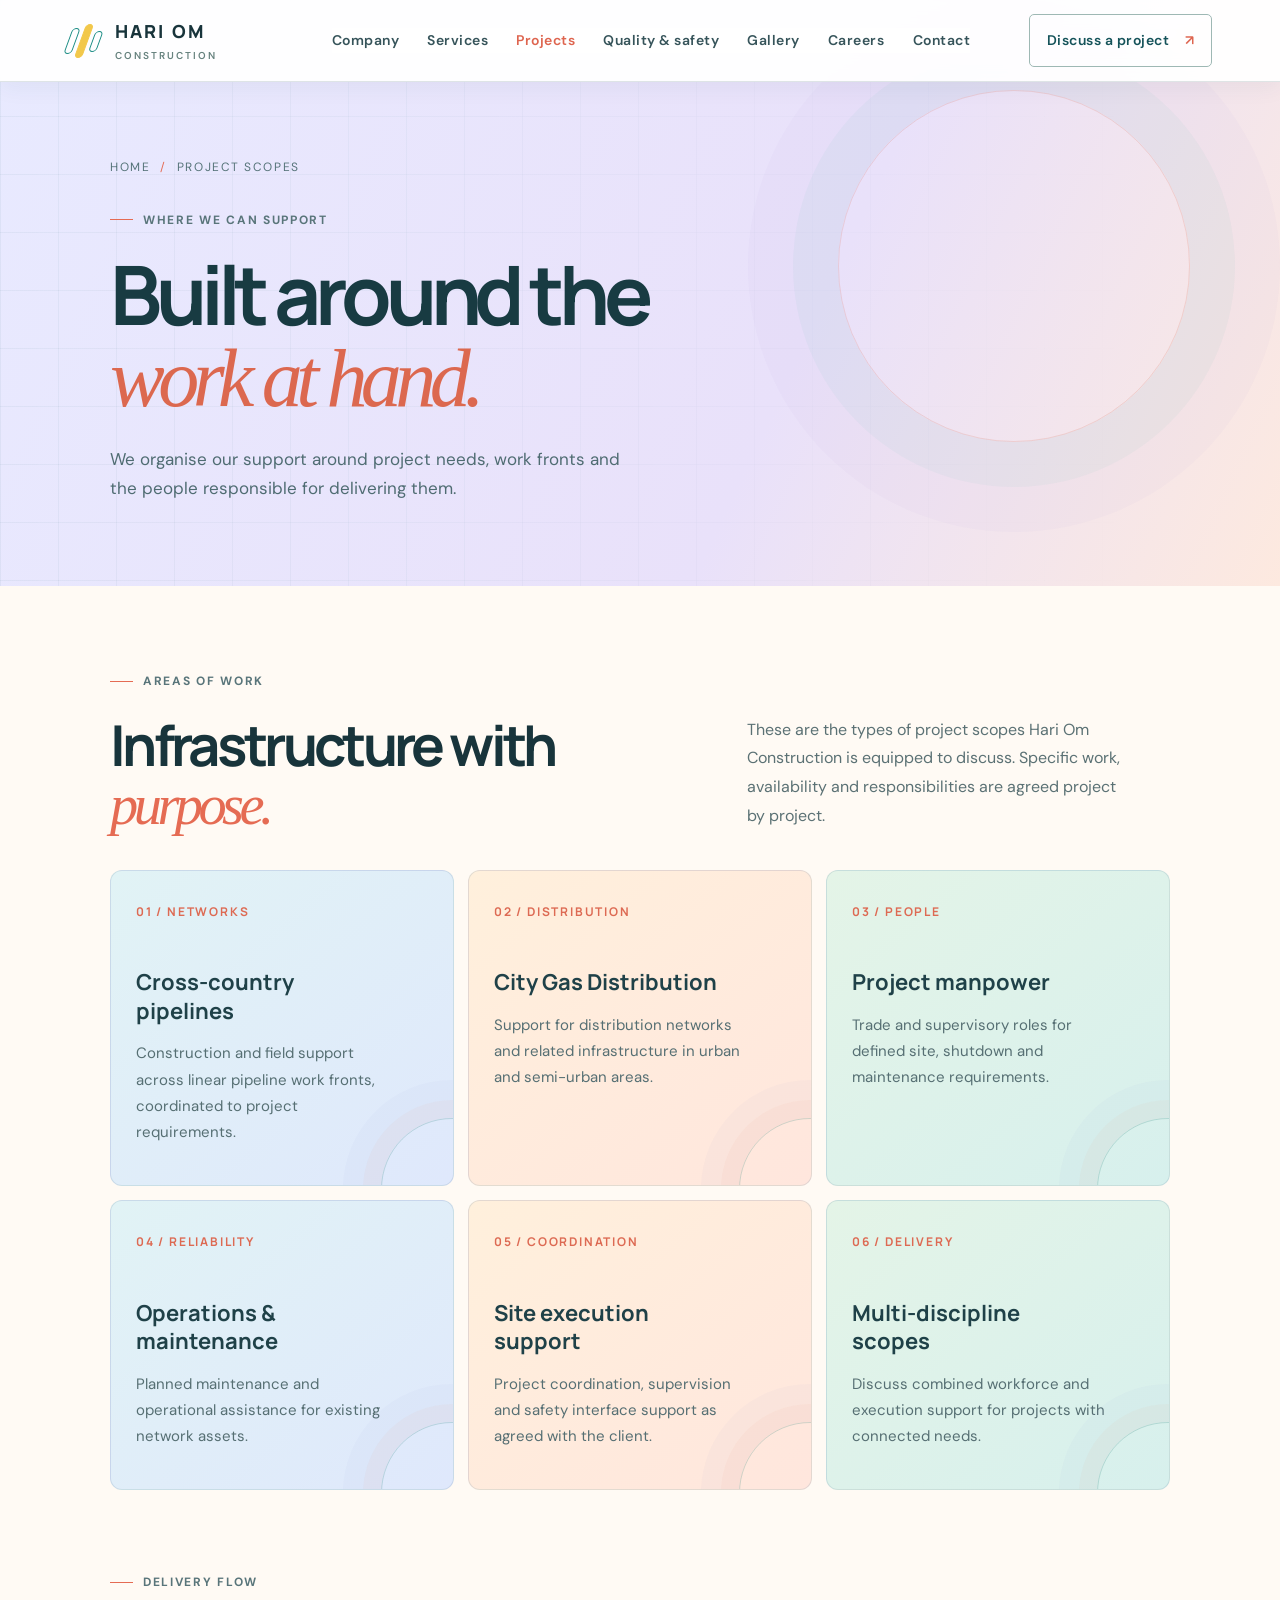
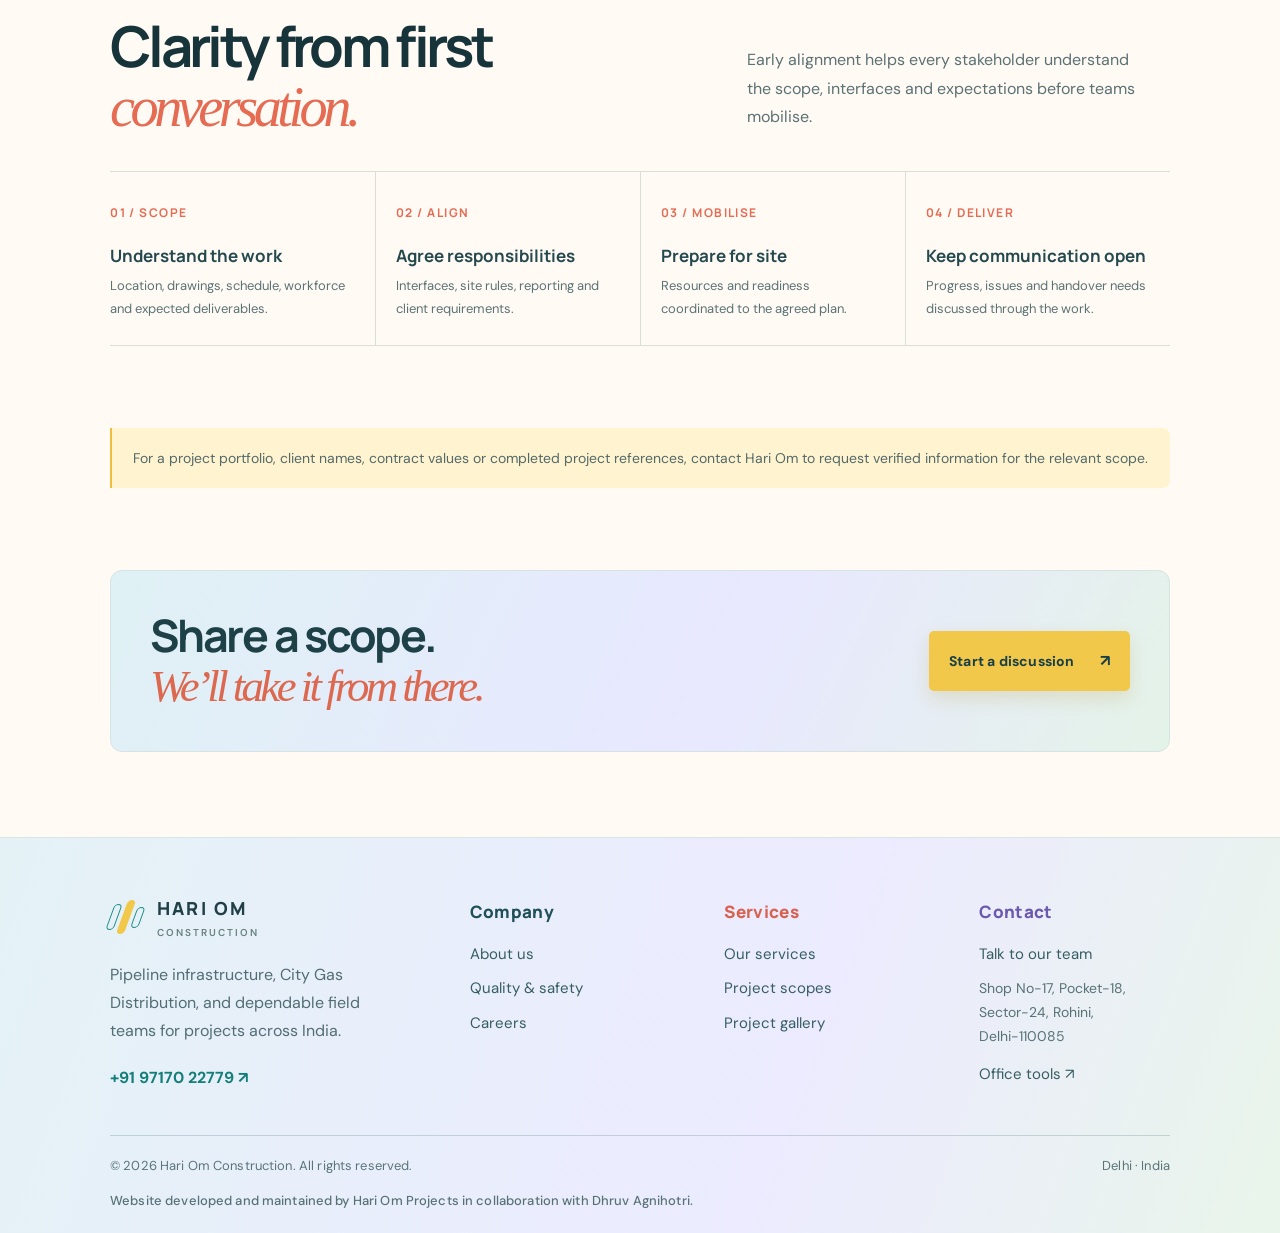
<file: projects.html>
<!doctype html>
<html lang="en">
<head>
  <meta charset="utf-8"><meta name="viewport" content="width=device-width, initial-scale=1"><meta name="theme-color" content="#fffaf5">
  <meta name="description" content="Explore the project scopes Hari Om Construction supports across pipeline infrastructure, City Gas Distribution, field teams and maintenance.">
  <title>Project Scopes | Hari Om Construction</title>
  <link rel="preconnect" href="https://fonts.googleapis.com"><link rel="preconnect" href="https://fonts.gstatic.com" crossorigin>
  <link href="https://fonts.googleapis.com/css2?family=DM+Sans:wght@400;500;600;700&family=Manrope:wght@400;500;600;700;800&display=swap" rel="stylesheet">
  <link rel="stylesheet" href="styles.css?v=20261115-footer-groups">
</head>
<body data-page="projects">
  <header class="site-header" id="top"></header>
  <main>
    <section class="inner-hero"><div class="inner-hero-copy"><p class="breadcrumb"><a href="index.html">Home</a><span>/</span> Project scopes</p><p class="eyebrow light"><span></span> WHERE WE CAN SUPPORT</p><h1>Built around the<br><em>work at hand.</em></h1><p>We organise our support around project needs, work fronts and the people responsible for delivering them.</p></div></section>
    <section class="page-content">
      <div class="page-section"><div class="page-section-heading"><div><p class="eyebrow"><span></span> AREAS OF WORK</p><h2>Infrastructure with<br><em>purpose.</em></h2></div><p>These are the types of project scopes Hari Om Construction is equipped to discuss. Specific work, availability and responsibilities are agreed project by project.</p></div>
        <div class="scope-grid">
          <article class="scope-card"><span class="card-index">01 / NETWORKS</span><h3>Cross-country pipelines</h3><p>Construction and field support across linear pipeline work fronts, coordinated to project requirements.</p></article>
          <article class="scope-card"><span class="card-index">02 / DISTRIBUTION</span><h3>City Gas Distribution</h3><p>Support for distribution networks and related infrastructure in urban and semi-urban areas.</p></article>
          <article class="scope-card"><span class="card-index">03 / PEOPLE</span><h3>Project manpower</h3><p>Trade and supervisory roles for defined site, shutdown and maintenance requirements.</p></article>
          <article class="scope-card"><span class="card-index">04 / RELIABILITY</span><h3>Operations &amp; maintenance</h3><p>Planned maintenance and operational assistance for existing network assets.</p></article>
          <article class="scope-card"><span class="card-index">05 / COORDINATION</span><h3>Site execution support</h3><p>Project coordination, supervision and safety interface support as agreed with the client.</p></article>
          <article class="scope-card"><span class="card-index">06 / DELIVERY</span><h3>Multi-discipline scopes</h3><p>Discuss combined workforce and execution support for projects with connected needs.</p></article>
        </div>
      </div>
      <div class="page-section"><div class="page-section-heading"><div><p class="eyebrow"><span></span> DELIVERY FLOW</p><h2>Clarity from first<br><em>conversation.</em></h2></div><p>Early alignment helps every stakeholder understand the scope, interfaces and expectations before teams mobilise.</p></div>
        <div class="process-grid"><div class="process-item"><span>01 / SCOPE</span><h3>Understand the work</h3><p>Location, drawings, schedule, workforce and expected deliverables.</p></div><div class="process-item"><span>02 / ALIGN</span><h3>Agree responsibilities</h3><p>Interfaces, site rules, reporting and client requirements.</p></div><div class="process-item"><span>03 / MOBILISE</span><h3>Prepare for site</h3><p>Resources and readiness coordinated to the agreed plan.</p></div><div class="process-item"><span>04 / DELIVER</span><h3>Keep communication open</h3><p>Progress, issues and handover needs discussed through the work.</p></div></div>
      </div>
      <div class="page-section"><div class="notice-box">For a project portfolio, client names, contract values or completed project references, contact Hari Om to request verified information for the relevant scope.</div></div>
      <div class="page-section page-cta"><h2>Share a scope.<br><em>We’ll take it from there.</em></h2><a class="button button-lime" href="contact.html">Start a discussion <span>↗</span></a></div>
    </section>
  </main>
  <footer class="site-footer"></footer><script src="site.js?v=20261115-footer-groups"></script>
</body>
</html>
</file>
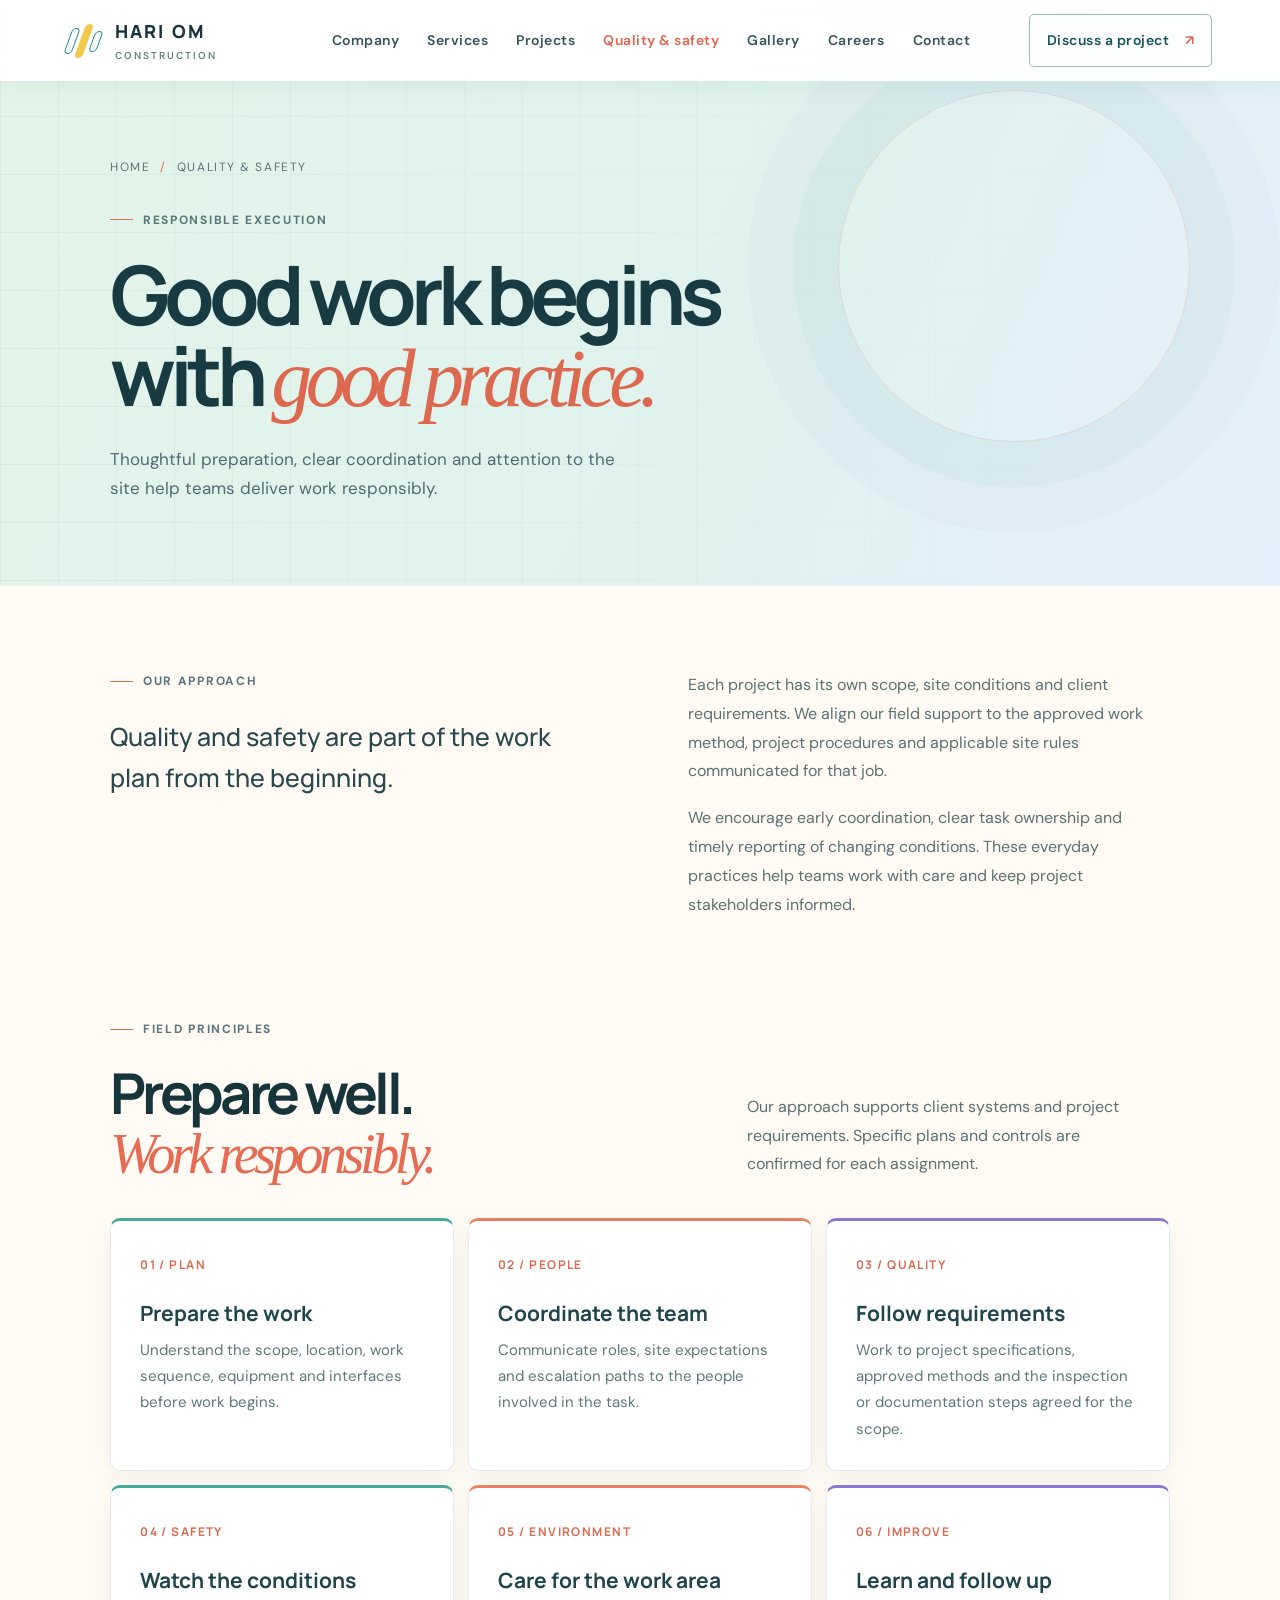
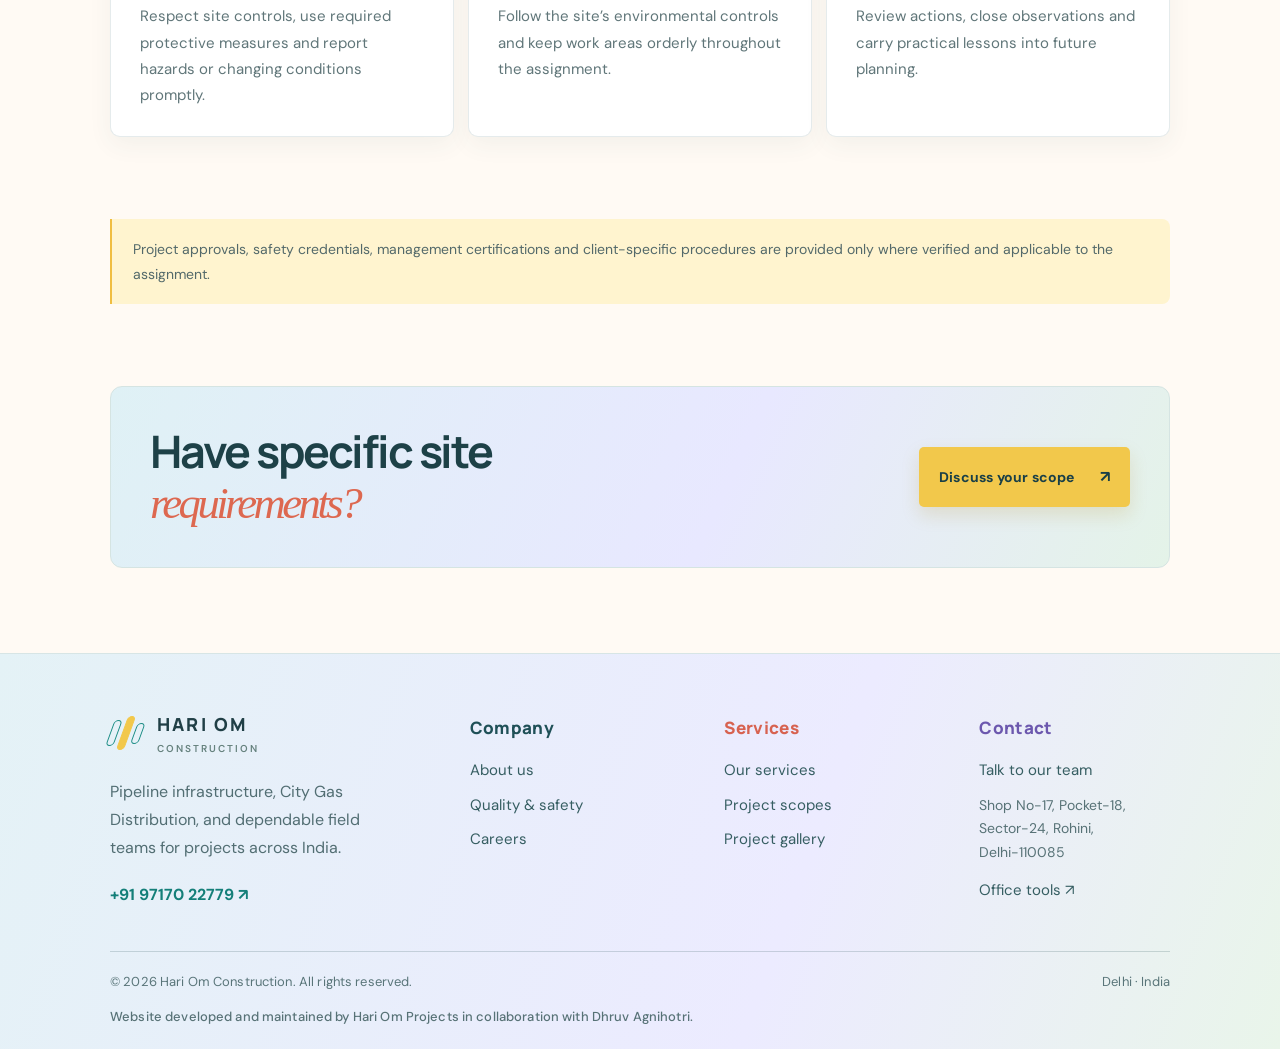
<file: quality.html>
<!doctype html>
<html lang="en">
<head>
  <meta charset="utf-8"><meta name="viewport" content="width=device-width, initial-scale=1"><meta name="theme-color" content="#fffaf5">
  <meta name="description" content="Hari Om Construction's approach to planning, quality, safety, environmental care and field coordination.">
  <title>Quality &amp; Safety | Hari Om Construction</title>
  <link rel="preconnect" href="https://fonts.googleapis.com"><link rel="preconnect" href="https://fonts.gstatic.com" crossorigin>
  <link href="https://fonts.googleapis.com/css2?family=DM+Sans:wght@400;500;600;700&family=Manrope:wght@400;500;600;700;800&display=swap" rel="stylesheet">
  <link rel="stylesheet" href="styles.css?v=20261115-footer-groups">
</head>
<body data-page="quality">
  <header class="site-header" id="top"></header>
  <main>
    <section class="inner-hero"><div class="inner-hero-copy"><p class="breadcrumb"><a href="index.html">Home</a><span>/</span> Quality &amp; safety</p><p class="eyebrow light"><span></span> RESPONSIBLE EXECUTION</p><h1>Good work begins<br>with <em>good practice.</em></h1><p>Thoughtful preparation, clear coordination and attention to the site help teams deliver work responsibly.</p></div></section>
    <section class="page-content">
      <div class="page-section page-two-col"><div><p class="eyebrow"><span></span> OUR APPROACH</p><h2 class="page-lead">Quality and safety are part of the work plan from the beginning.</h2></div><div class="page-prose"><p>Each project has its own scope, site conditions and client requirements. We align our field support to the approved work method, project procedures and applicable site rules communicated for that job.</p><p>We encourage early coordination, clear task ownership and timely reporting of changing conditions. These everyday practices help teams work with care and keep project stakeholders informed.</p></div></div>
      <div class="page-section"><div class="page-section-heading"><div><p class="eyebrow"><span></span> FIELD PRINCIPLES</p><h2>Prepare well.<br><em>Work responsibly.</em></h2></div><p>Our approach supports client systems and project requirements. Specific plans and controls are confirmed for each assignment.</p></div>
        <div class="quality-grid">
          <article class="info-card"><span class="card-index">01 / PLAN</span><h3>Prepare the work</h3><p>Understand the scope, location, work sequence, equipment and interfaces before work begins.</p></article>
          <article class="info-card"><span class="card-index">02 / PEOPLE</span><h3>Coordinate the team</h3><p>Communicate roles, site expectations and escalation paths to the people involved in the task.</p></article>
          <article class="info-card"><span class="card-index">03 / QUALITY</span><h3>Follow requirements</h3><p>Work to project specifications, approved methods and the inspection or documentation steps agreed for the scope.</p></article>
          <article class="info-card"><span class="card-index">04 / SAFETY</span><h3>Watch the conditions</h3><p>Respect site controls, use required protective measures and report hazards or changing conditions promptly.</p></article>
          <article class="info-card"><span class="card-index">05 / ENVIRONMENT</span><h3>Care for the work area</h3><p>Follow the site’s environmental controls and keep work areas orderly throughout the assignment.</p></article>
          <article class="info-card"><span class="card-index">06 / IMPROVE</span><h3>Learn and follow up</h3><p>Review actions, close observations and carry practical lessons into future planning.</p></article>
        </div>
      </div>
      <div class="page-section"><div class="notice-box">Project approvals, safety credentials, management certifications and client-specific procedures are provided only where verified and applicable to the assignment.</div></div>
      <div class="page-section page-cta"><h2>Have specific site<br><em>requirements?</em></h2><a class="button button-lime" href="contact.html">Discuss your scope <span>↗</span></a></div>
    </section>
  </main>
  <footer class="site-footer"></footer><script src="site.js?v=20261115-footer-groups"></script>
</body>
</html>
</file>
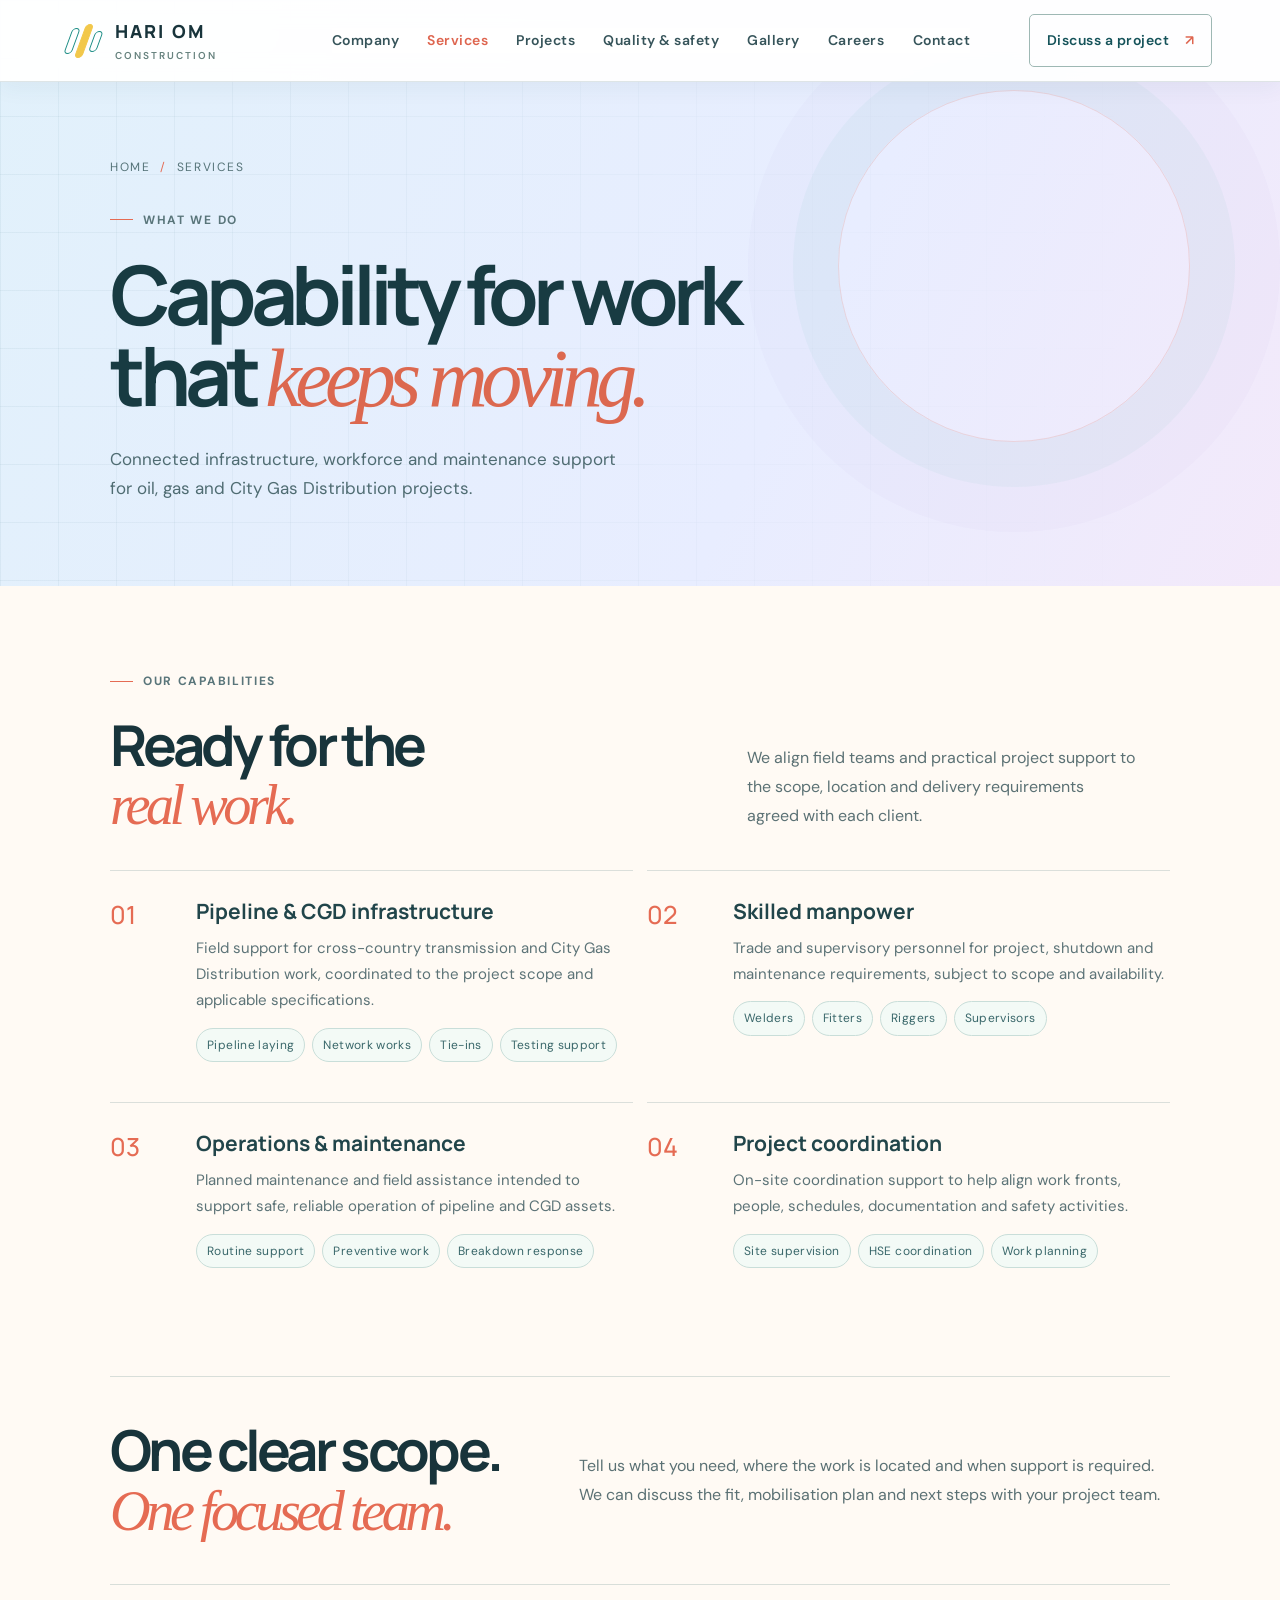
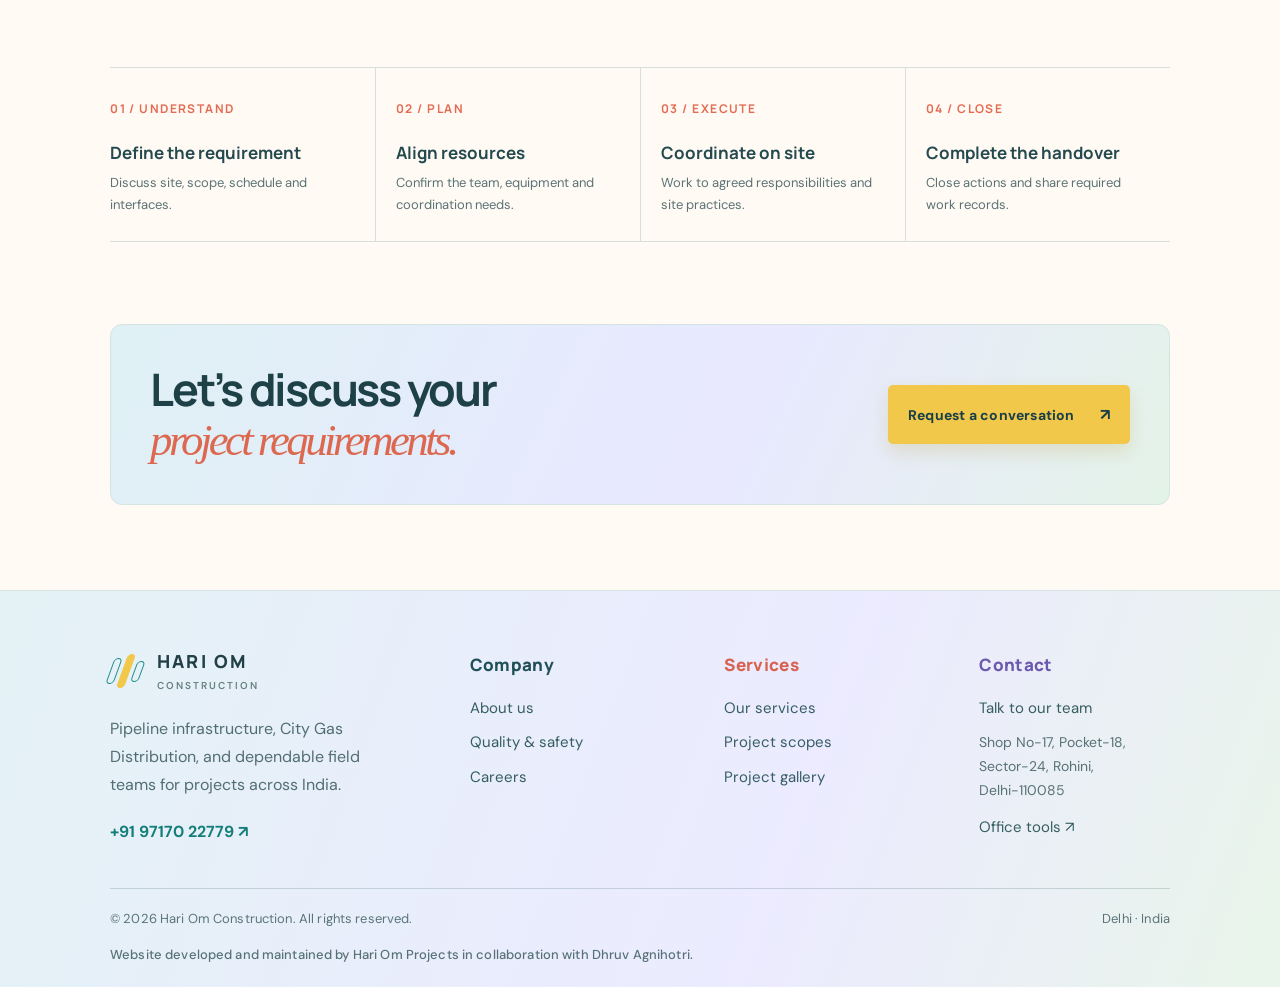
<file: services.html>
<!doctype html>
<html lang="en">
<head>
  <meta charset="utf-8"><meta name="viewport" content="width=device-width, initial-scale=1"><meta name="theme-color" content="#fffaf5">
  <meta name="description" content="Explore Hari Om Construction capabilities in cross-country pipelines, City Gas Distribution, skilled manpower, operations and maintenance, and project coordination.">
  <title>Services | Hari Om Construction</title>
  <link rel="preconnect" href="https://fonts.googleapis.com"><link rel="preconnect" href="https://fonts.gstatic.com" crossorigin>
  <link href="https://fonts.googleapis.com/css2?family=DM+Sans:wght@400;500;600;700&family=Manrope:wght@400;500;600;700;800&display=swap" rel="stylesheet">
  <link rel="stylesheet" href="styles.css?v=20261115-footer-groups">
</head>
<body data-page="services">
  <header class="site-header" id="top"></header>
  <main>
    <section class="inner-hero"><div class="inner-hero-copy"><p class="breadcrumb"><a href="index.html">Home</a><span>/</span> Services</p><p class="eyebrow light"><span></span> WHAT WE DO</p><h1>Capability for work<br>that <em>keeps moving.</em></h1><p>Connected infrastructure, workforce and maintenance support for oil, gas and City Gas Distribution projects.</p></div></section>
    <section class="page-content">
      <div class="page-section"><div class="page-section-heading"><div><p class="eyebrow"><span></span> OUR CAPABILITIES</p><h2>Ready for the<br><em>real work.</em></h2></div><p>We align field teams and practical project support to the scope, location and delivery requirements agreed with each client.</p></div>
        <div class="capability-grid">
          <article class="capability-card"><span class="capability-number">01</span><div><h3>Pipeline &amp; CGD infrastructure</h3><p>Field support for cross-country transmission and City Gas Distribution work, coordinated to the project scope and applicable specifications.</p><div class="tag-list"><span>Pipeline laying</span><span>Network works</span><span>Tie-ins</span><span>Testing support</span></div></div></article>
          <article class="capability-card"><span class="capability-number">02</span><div><h3>Skilled manpower</h3><p>Trade and supervisory personnel for project, shutdown and maintenance requirements, subject to scope and availability.</p><div class="tag-list"><span>Welders</span><span>Fitters</span><span>Riggers</span><span>Supervisors</span></div></div></article>
          <article class="capability-card"><span class="capability-number">03</span><div><h3>Operations &amp; maintenance</h3><p>Planned maintenance and field assistance intended to support safe, reliable operation of pipeline and CGD assets.</p><div class="tag-list"><span>Routine support</span><span>Preventive work</span><span>Breakdown response</span></div></div></article>
          <article class="capability-card"><span class="capability-number">04</span><div><h3>Project coordination</h3><p>On-site coordination support to help align work fronts, people, schedules, documentation and safety activities.</p><div class="tag-list"><span>Site supervision</span><span>HSE coordination</span><span>Work planning</span></div></div></article>
        </div>
      </div>
      <div class="page-section page-statement"><h2>One clear scope.<br><em>One focused team.</em></h2><p>Tell us what you need, where the work is located and when support is required. We can discuss the fit, mobilisation plan and next steps with your project team.</p></div>
      <div class="page-section"><div class="process-grid">
        <div class="process-item"><span>01 / UNDERSTAND</span><h3>Define the requirement</h3><p>Discuss site, scope, schedule and interfaces.</p></div>
        <div class="process-item"><span>02 / PLAN</span><h3>Align resources</h3><p>Confirm the team, equipment and coordination needs.</p></div>
        <div class="process-item"><span>03 / EXECUTE</span><h3>Coordinate on site</h3><p>Work to agreed responsibilities and site practices.</p></div>
        <div class="process-item"><span>04 / CLOSE</span><h3>Complete the handover</h3><p>Close actions and share required work records.</p></div>
      </div></div>
      <div class="page-section page-cta"><h2>Let’s discuss your<br><em>project requirements.</em></h2><a class="button button-lime" href="contact.html">Request a conversation <span>↗</span></a></div>
    </section>
  </main>
  <footer class="site-footer"></footer><script src="site.js?v=20261115-footer-groups"></script>
</body>
</html>
</file>
<file: styles.css>
:root{--ink:#e6ede6;--pine:#102823;--pine-2:#1b3830;--moss:#74836c;--lime:#d2e56c;--cream:#0d201c;--surface:#152e28;--white:#f1f5ed;--clay:#d29569;--line:rgba(211,228,216,.15);--sans:"DM Sans",Arial,sans-serif;--display:"Manrope","DM Sans",sans-serif}
*{box-sizing:border-box}
html{scroll-behavior:smooth}
body{margin:0;background:var(--cream);color:var(--ink);font-family:var(--sans);font-size:15px;line-height:1.65}
a{color:inherit;text-decoration:none}
button,input,textarea,select{font:inherit}
.site-header{height:82px;padding:0 5.3vw;display:flex;align-items:center;justify-content:space-between;background:var(--pine);color:var(--white);position:absolute;z-index:10;top:0;left:0;right:0;border-bottom:1px solid rgba(255,255,255,.13)}
.brand{display:inline-flex;align-items:center;gap:11px;min-width:184px}
.brand-mark{width:30px;height:30px;display:flex;align-items:center;gap:3px;transform:skew(-20deg)}
.brand-mark span{display:block;width:7px;border:1px solid var(--lime);border-radius:5px;height:23px}
.brand-mark span:nth-child(2){height:30px;background:var(--lime)}
.brand-mark span:nth-child(3){height:18px}
.brand-copy{display:flex;flex-direction:column;line-height:1}
.brand-copy strong{font:800 13px var(--display);letter-spacing:.16em}
.brand-copy small{font:600 8px var(--sans);letter-spacing:.25em;color:#b6c4ad;margin-top:5px}
.main-nav{display:flex;align-items:center;gap:36px}
.main-nav a,.nav-cta{font-size:11px;font-weight:600;letter-spacing:.035em;color:#d6ddd4;transition:color .2s}
.main-nav a:hover,.nav-cta:hover{color:var(--lime)}
.nav-cta{border:1px solid rgba(255,255,255,.35);padding:12px 16px;color:var(--white)}
.nav-cta span{color:var(--lime);padding-left:12px}
.menu-toggle{display:none}
.hero{min-height:760px;height:min(850px,100vh);background:var(--pine);color:var(--white);position:relative;overflow:hidden;display:grid;grid-template-columns:50% 50%;padding:155px 8.6vw 94px}
.hero-grid{position:absolute;inset:0;background-image:linear-gradient(rgba(255,255,255,.032) 1px,transparent 1px),linear-gradient(90deg,rgba(255,255,255,.032) 1px,transparent 1px);background-size:58px 58px;mask-image:linear-gradient(90deg,#000,transparent 95%)}
.hero-copy{position:relative;z-index:2;max-width:610px;align-self:center;padding-bottom:30px}
.eyebrow{margin:0 0 24px;font-size:9px;font-weight:700;letter-spacing:.19em;color:#a8b7ac;display:flex;align-items:center;gap:10px}
.eyebrow>span{width:23px;height:1px;background:var(--clay);display:inline-block}
.eyebrow.light{color:#c4d0c4}
.eyebrow.light>span{background:var(--lime)}
.hero h1,.story h2,.section-intro h2,.approach h2,.contact h2{font:700 clamp(52px,6.1vw,90px)/.99 var(--display);letter-spacing:-.075em;margin:0}
.hero h1{font-size:clamp(58px,6.5vw,96px);max-width:650px}
h1 em,h2 em{font-family:Georgia,serif;font-weight:400;letter-spacing:-.08em;color:var(--lime)}
.hero-lede{max-width:410px;margin:27px 0 31px;color:#c4cfca;font-size:15px;line-height:1.8}
.hero-actions{display:flex;align-items:center;gap:27px}
.button{border:0;display:inline-flex;align-items:center;justify-content:space-between;gap:25px;padding:15px 18px;font-size:11px;font-weight:700;letter-spacing:.015em;cursor:pointer}
.button-lime{background:var(--lime);color:var(--pine);transition:background .2s,transform .2s}
.button-lime:hover{background:#e0ef8c;transform:translateY(-2px)}
.button span{font-size:16px}
.text-link{display:inline-flex;align-items:center;gap:21px;font-size:11px;font-weight:700;border-bottom:1px solid rgba(255,255,255,.28);padding-bottom:8px}
.text-link span{font-size:15px;color:var(--clay)}
.light-link{color:#ecf0e9;border-color:rgba(255,255,255,.35)}
.light-link span{color:var(--lime)}
.hero-note{display:flex;align-items:center;gap:13px;position:absolute;bottom:-100px;left:0;color:#aebcb1;font-size:9px;line-height:1.5;letter-spacing:.08em;text-transform:uppercase}
.note-line{height:1px;width:38px;background:var(--lime)}
.hero-art{align-self:center;justify-self:end;width:100%;max-width:670px;height:100%;max-height:620px;position:relative;isolation:isolate}
.hero-art:after{content:"";position:absolute;inset:9% -8% 0 5%;background:linear-gradient(135deg,rgba(97,128,97,.2),transparent 55%);border:1px solid rgba(215,228,197,.11);z-index:-1}
.pipeline-art{position:absolute;inset:0;width:100%;height:100%;object-fit:contain}
.art-sun{position:absolute;right:16%;top:10%;width:22%;aspect-ratio:1;border-radius:50%;background:#d2e56c;opacity:.09;filter:blur(25px)}
.art-coordinate{position:absolute;top:4%;right:3%;z-index:2;color:#acbbb0;font-size:8px;letter-spacing:.15em}
.art-stamp{position:absolute;left:0;bottom:13%;z-index:2;width:94px;height:94px;border-radius:50%;border:1px solid rgba(210,229,108,.72);display:flex;align-items:center;justify-content:center;gap:5px;transform:rotate(-12deg);color:var(--lime);font:700 9px/1.25 var(--display);letter-spacing:.15em}
.art-stamp i{font-size:18px;font-style:normal}
.hero-index{position:absolute;bottom:34px;right:8.6vw;display:flex;align-items:center;gap:12px;color:#a5b4a9;font-size:8px;letter-spacing:.16em}
.hero-index span:first-child{color:var(--lime);font-size:11px}
.index-rule{height:1px;width:55px;background:rgba(255,255,255,.33)}
.capability-ribbon{min-height:70px;background:var(--lime);display:flex;align-items:center;justify-content:space-around;gap:12px;padding:15px 5vw;color:var(--pine);font-size:9px;font-weight:800;letter-spacing:.12em;text-transform:uppercase}
.capability-ribbon i{font-style:normal;font-size:13px;color:#72804a}
.section-pad{padding:110px 8.6vw}
.section-kicker{display:flex;align-items:center;gap:17px;color:#9caca1;font-size:8px;font-weight:700;letter-spacing:.15em}
.kicker-line{height:1px;background:var(--line);flex:1}
.story{background:var(--cream)}
.story-layout{display:grid;grid-template-columns:1.15fr .85fr;gap:8%;padding:73px 0 89px;align-items:end}
.story-heading h2,.section-intro h2,.approach h2,.contact h2{font-size:clamp(46px,5vw,72px)}
.story-heading h2 em,.section-intro h2 em,.approach h2 em{color:var(--clay)}
.story-body{padding-bottom:5px;max-width:450px}
.story-body p{color:#afbeb3;font-size:13px;line-height:1.9;margin:0 0 16px}
.story-body .story-lede{font:600 18px/1.5 var(--display);color:var(--ink);margin-bottom:19px}
.story-body .text-link{margin-top:10px}
.story-band{border-top:1px solid var(--line);border-bottom:1px solid var(--line);padding:28px 0;display:grid;grid-template-columns:1fr repeat(3,1.4fr);gap:25px}
.band-label{color:#96a69b;font-size:8px;font-weight:700;letter-spacing:.15em}
.story-band>div:not(:first-child){display:grid;grid-template-columns:30px 1fr;column-gap:9px;row-gap:3px}
.story-band>div>span{grid-row:span 2;font:500 11px var(--display);color:var(--clay)}
.story-band strong{font:700 12px var(--display)}
.story-band small{font-size:9px;color:#9eada3;line-height:1.5}
.services{background:var(--surface)}
.section-intro{display:flex;justify-content:space-between;align-items:end;padding:59px 0 45px}
.section-intro>p{max-width:300px;margin:0 3% 6px 20px;color:#adbbb1;font-size:13px;line-height:1.8}
.service-grid{display:grid;grid-template-columns:repeat(2,1fr);gap:17px}
.service-card{background:#19332c}
.service-visual{height:235px;position:relative;overflow:hidden;background:var(--pine);color:var(--white)}
.visual-tag,.visual-coordinate{position:absolute;z-index:2;font-size:8px;font-weight:700;letter-spacing:.15em}
.visual-tag{left:22px;top:20px;color:#d9e2d8}
.visual-coordinate{right:22px;bottom:19px;color:#d2e56c}
.visual-pipe{background:radial-gradient(ellipse at 70% 20%,rgba(210,229,108,.19),transparent 31%),linear-gradient(128deg,#163c36,#122a28 62%,#385047)}
.visual-pipe:before,.visual-pipe:after{content:"";position:absolute;width:130%;height:64px;left:-15%;top:53%;border-radius:50%;transform:rotate(-12deg);background:linear-gradient(#d6a070,#895635 30%,#603e31 57%,#c58a56 85%);box-shadow:0 25px 0 rgba(9,24,22,.6)}
.visual-pipe:after{height:5px;top:52%;background:#ecc08c;opacity:.72;box-shadow:none}
.visual-ring{position:absolute;z-index:1;left:37%;top:30%;width:23px;height:85px;border:8px solid #70462f;border-top-color:#e4b47b;border-bottom-color:#c08450;border-radius:4px;transform:rotate(-12deg)}
.visual-people{background:radial-gradient(ellipse at 60% 20%,rgba(210,229,108,.14),transparent 33%),linear-gradient(135deg,#304c42,#162c27)}
.worker-mark{position:absolute;inset:0;display:flex;align-items:flex-end;justify-content:center;gap:24px;padding-bottom:38px}
.worker-mark i{position:relative;width:38px;height:80px;background:linear-gradient(90deg,#d19459,#8e573d);border-radius:19px 19px 6px 6px}
.worker-mark i:before{content:"";position:absolute;top:-28px;left:5px;width:28px;height:28px;background:#d2a16c;border-radius:50%}
.worker-mark i:after{content:"";position:absolute;top:-31px;left:2px;width:34px;height:8px;border-radius:20px 20px 4px 4px;background:var(--lime)}
.worker-mark i:nth-child(2){height:104px;width:43px;background:linear-gradient(90deg,#d2e56c,#8eaa52)}
.worker-mark i:nth-child(2):before{width:31px;height:31px;top:-31px}
.visual-om{background:radial-gradient(ellipse at 50% 50%,rgba(189,121,80,.25),transparent 36%),linear-gradient(145deg,#243a35,#101f20)}
.om-orbit{position:absolute;width:170px;height:170px;left:50%;top:50%;transform:translate(-50%,-50%);border:1px solid rgba(210,229,108,.6);border-radius:50%}
.om-orbit:before,.om-orbit:after{content:"";position:absolute;border:1px solid rgba(210,229,108,.32);border-radius:50%}
.om-orbit:before{inset:18px}.om-orbit:after{inset:42px}
.om-orbit b{position:absolute;width:12px;height:12px;background:var(--lime);border-radius:50%;top:7px;left:50%}
.om-orbit b:nth-child(2){left:auto;right:18px;top:115px;background:#c58559}
.om-orbit b:nth-child(3){left:41px;top:134px;background:#e6e9c6}
.visual-project{background:linear-gradient(130deg,#1e3e35,#162c29)}
.plan-grid{position:absolute;inset:44px 27% 39px;display:grid;grid-template-columns:1fr 1.3fr;grid-template-rows:1.2fr .8fr;gap:7px;transform:skew(-9deg) rotate(-5deg)}
.plan-grid span{border:1px solid rgba(210,229,108,.66);background:rgba(210,229,108,.05)}
.plan-grid span:nth-child(2){background:rgba(189,121,80,.28)}
.plan-grid span:nth-child(3){background:rgba(210,229,108,.2)}
.service-content{padding:23px 24px 22px}
.card-title{display:flex;align-items:start;justify-content:space-between;gap:20px}
.card-title h3{font:700 18px/1.25 var(--display);letter-spacing:-.035em;margin:0;max-width:310px}
.card-title>span{font-size:18px;color:var(--clay)}
.service-content p{color:#afbeb3;font-size:11px;line-height:1.75;max-width:470px;margin:13px 0 17px}
.service-tags{display:flex;gap:7px;flex-wrap:wrap}
.service-tags span{font-size:8px;color:#c0ccc2;border:1px solid #38554a;padding:5px 8px;border-radius:20px}
.approach{background:#132b25;display:grid;grid-template-columns:1fr 1.1fr;gap:10%;align-items:center}
.approach-art{position:relative;height:525px;background:var(--pine);overflow:hidden}
.approach-art:before{content:"";position:absolute;inset:0;background-image:linear-gradient(rgba(255,255,255,.035) 1px,transparent 1px),linear-gradient(90deg,rgba(255,255,255,.035) 1px,transparent 1px);background-size:34px 34px}
.approach-cross{position:absolute;width:340px;height:340px;border:1px solid rgba(210,229,108,.55);border-radius:50%;left:15%;top:17%}
.approach-cross:before,.approach-cross:after{content:"";position:absolute;background:rgba(210,229,108,.48)}
.approach-cross:before{width:1px;height:100%;left:50%}.approach-cross:after{height:1px;width:100%;top:50%}
.approach-pipe{position:absolute;width:150%;height:85px;left:-25%;top:50%;background:linear-gradient(0deg,#70452f,#d3a16c 35%,#ecc18b 50%,#ad7146 67%,#583d31);transform:rotate(-38deg);box-shadow:0 30px 0 rgba(0,0,0,.18)}
.approach-circle{position:absolute;left:50%;top:48%;transform:translate(-50%,-50%);width:148px;height:148px;border-radius:50%;background:var(--lime);color:var(--pine);display:flex;flex-direction:column;align-items:center;justify-content:center;box-shadow:0 0 0 18px rgba(210,229,108,.13)}
.approach-circle span{font:800 12px var(--display);letter-spacing:.2em}
.approach-circle b{font:800 8px/1.25 var(--display);letter-spacing:.18em;text-align:center;margin-top:7px}
.approach-caption{position:absolute;bottom:24px;left:26px;color:#ced8c8;font-size:8px;font-weight:700;letter-spacing:.18em;line-height:1.6}
.approach-copy .section-kicker{margin-bottom:65px}
.approach-copy h2{margin:0 0 23px}
.approach-lede{font:500 14px/1.8 var(--display);color:#afbeb4;max-width:435px;margin:0 0 27px}
.approach-list{list-style:none;padding:0;margin:0;border-top:1px solid rgba(255,255,255,.17)}
.approach-list li{display:grid;grid-template-columns:35px 1fr 20px;align-items:center;gap:9px;border-bottom:1px solid rgba(255,255,255,.17);padding:15px 0}
.approach-list li>span{font-size:9px;color:var(--clay);font-weight:700}
.approach-list strong,.approach-list small{display:block}
.approach-list strong{font:700 12px var(--display)}
.approach-list small{font-size:9px;color:#aab9af;margin-top:3px;line-height:1.45}
.approach-list li>b{color:var(--clay);font-size:14px}
.contact{background:var(--pine);color:var(--white)}
.contact .section-kicker{color:#9aa99f}
.contact .kicker-line{background:rgba(255,255,255,.2)}
.contact-layout{display:grid;grid-template-columns:1fr .85fr;gap:13%;padding-top:73px}
.contact h2{font-size:clamp(58px,6.2vw,88px)}
.contact h2 em{color:var(--lime)}
.contact-copy>p:not(.eyebrow){color:#afbeb3;font-size:12px;max-width:330px;line-height:1.85;margin:25px 0 24px}
.contact-phone{font:600 19px var(--display);color:var(--lime);border-bottom:1px solid rgba(210,229,108,.45);padding-bottom:13px;display:flex;justify-content:space-between;max-width:280px}
.contact-phone span{font-size:15px}
.contact-address{margin-top:50px}
.contact-address span{font-size:8px;color:#87988e;letter-spacing:.17em;font-weight:700}
.contact-address p{font-size:11px;line-height:1.7;color:#d8dfd7}
.enquiry-form{background:#1a3730;padding:27px 30px 24px;display:flex;flex-direction:column;gap:16px}
.enquiry-form label{font-size:8px;color:#aebdb1;letter-spacing:.08em;font-weight:700}
.enquiry-form input,.enquiry-form select,.enquiry-form textarea{width:100%;display:block;background:transparent;border:0;border-bottom:1px solid rgba(255,255,255,.22);padding:9px 0;color:var(--white);outline:0;font:400 12px var(--sans);border-radius:0}
.enquiry-form input:focus,.enquiry-form select:focus,.enquiry-form textarea:focus{border-color:var(--lime)}
.enquiry-form input::placeholder,.enquiry-form textarea::placeholder{color:#778c7e}
.enquiry-form select{color:#aab9ad}
.enquiry-form select option{color:var(--ink)}
.enquiry-form textarea{resize:vertical}
.enquiry-form .button{margin-top:5px}
.form-note{font-size:8px;color:#85968b;text-align:center}
.site-footer{background:#0b1e1a;color:var(--white);padding:38px 8.6vw 21px;display:grid;grid-template-columns:1.05fr 1.2fr 2.3fr;gap:25px;align-items:center}
.footer-brand{min-width:0}
.site-footer>p{font-size:10px;color:#a2b1a6;line-height:1.55}
.footer-links{display:flex;justify-content:flex-end;gap:22px;flex-wrap:wrap}
.footer-links a{font-size:9px;color:#c6d0c7}
.footer-links a:hover{color:var(--lime)}
.footer-bottom{grid-column:1/-1;border-top:1px solid rgba(255,255,255,.13);padding-top:16px;margin-top:10px;display:flex;justify-content:space-between;flex-wrap:wrap;gap:8px;font-size:8px;color:#72847a;letter-spacing:.04em}
.footer-credit{flex-basis:100%;text-align:right;font-size:10px;letter-spacing:.01em;color:#a2b1a6}
@media(max-width:1050px){.hero{padding-left:6vw;padding-right:6vw;min-height:700px}.section-pad{padding:90px 6vw}.main-nav{gap:20px}.story-band{grid-template-columns:repeat(3,1fr)}.band-label{grid-column:1/-1}.approach{gap:7%}.approach-art{height:450px}.contact-layout{gap:8%}.site-footer{padding-left:6vw;padding-right:6vw}}
@media(max-width:760px){.site-header{height:70px;padding:0 6vw}.brand{min-width:0}.menu-toggle{display:flex;width:39px;height:39px;align-items:center;justify-content:center;flex-direction:column;gap:6px;background:transparent;border:1px solid rgba(255,255,255,.3);color:white;z-index:12}.menu-toggle span{width:15px;height:1px;background:white;display:block}.main-nav{display:none;position:absolute;top:69px;left:0;right:0;padding:24px 6vw 30px;background:var(--pine);flex-direction:column;align-items:start;gap:18px;border-bottom:1px solid rgba(255,255,255,.16)}.main-nav.open{display:flex}.nav-cta{display:none}.hero{height:auto;min-height:840px;grid-template-columns:1fr;padding:123px 6vw 70px}.hero-copy{align-self:start;padding:0}.hero h1{font-size:clamp(58px,13vw,90px)}.hero-lede{font-size:13px;max-width:340px;margin:20px 0 25px}.hero-actions{gap:18px;align-items:flex-start;flex-direction:column}.hero-note{display:none}.hero-art{position:absolute;bottom:17px;right:0;width:78%;height:47%;max-height:none;opacity:.83}.hero-index{bottom:23px;left:6vw;right:auto}.capability-ribbon{overflow:hidden;justify-content:flex-start;min-height:59px;white-space:nowrap;padding:12px 6vw;font-size:8px;gap:15px}.section-pad{padding:76px 6vw}.section-kicker{gap:9px;font-size:7px}.story-layout{grid-template-columns:1fr;gap:34px;padding:49px 0 54px}.story-heading h2,.section-intro h2,.approach h2{font-size:clamp(47px,11vw,68px)}.story-body{max-width:none}.story-body .story-lede{font-size:17px}.story-band{grid-template-columns:1fr;gap:18px;padding:21px 0}.band-label{grid-column:auto}.story-band>div:not(:first-child){grid-template-columns:27px 1fr}.section-intro{padding:48px 0 30px;display:block}.section-intro>p{margin:22px 0 0;max-width:370px}.service-grid{grid-template-columns:1fr;gap:12px}.service-visual{height:205px}.service-content{padding:20px}.approach{grid-template-columns:1fr;gap:42px}.approach-art{height:375px;order:2}.approach-copy{order:1}.approach-copy .section-kicker{margin-bottom:49px}.approach-cross{width:270px;height:270px;left:12%;top:14%}.contact-layout{grid-template-columns:1fr;gap:43px;padding-top:50px}.contact h2{font-size:clamp(60px,14vw,86px)}.contact-copy>p:not(.eyebrow){max-width:290px}.contact-address{margin-top:35px}.enquiry-form{padding:24px 20px}.site-footer{grid-template-columns:1fr 1fr;padding:31px 6vw 17px;gap:13px}.site-footer>p{justify-self:end;text-align:right}.footer-links{grid-column:1/-1;justify-content:flex-start;gap:16px}.footer-bottom{gap:10px;flex-wrap:wrap}.footer-bottom span:last-child{display:none}}
@media(prefers-reduced-motion:reduce){html{scroll-behavior:auto}*,*:before,*:after{transition:none!important;animation:none!important}}

/* Shared layouts for the full company website */
.site-header .main-nav a[aria-current="page"]{color:var(--lime)}
.site-header{position:absolute}
.footer-links{grid-column:1/-1;justify-content:flex-start;gap:12px 24px}
.footer-bottom{grid-column:1/-1}
.footer-credit{grid-column:1/-1;border-top:1px solid rgba(255,255,255,.1);padding-top:16px;margin-top:-13px;color:#c6d0c7;font-size:16px;font-weight:700;letter-spacing:.01em;text-align:center}
.inner-hero{position:relative;isolation:isolate;overflow:hidden;background:var(--pine);color:var(--white);padding:157px 8.6vw 82px;min-height:410px}
.inner-hero:before{content:"";position:absolute;z-index:-1;inset:0;background-image:linear-gradient(rgba(255,255,255,.035) 1px,transparent 1px),linear-gradient(90deg,rgba(255,255,255,.035) 1px,transparent 1px);background-size:58px 58px;mask-image:linear-gradient(90deg,#000,transparent 90%)}
.inner-hero:after{content:"";position:absolute;z-index:-1;right:7vw;top:90px;width:350px;height:350px;border:1px solid rgba(210,229,108,.18);border-radius:50%;box-shadow:0 0 0 45px rgba(210,229,108,.025),0 0 0 90px rgba(210,229,108,.02)}
.inner-hero-copy{position:relative;max-width:760px;z-index:1}
.breadcrumb{display:flex;gap:10px;align-items:center;color:#94a69a;font-size:9px;letter-spacing:.13em;text-transform:uppercase;margin:0 0 32px}
.breadcrumb a:hover{color:var(--lime)}
.breadcrumb span{color:var(--clay)}
.inner-hero h1{font:700 clamp(48px,6.5vw,82px)/.99 var(--display);letter-spacing:-.075em;max-width:800px;margin:0}
.inner-hero h1 em{color:var(--lime)}
.inner-hero-copy>p:last-child{max-width:510px;margin:25px 0 0;color:#bdc9c0;font-size:14px;line-height:1.8}
.page-content{padding:85px 8.6vw;background:var(--cream)}
.page-content.alt{background:var(--surface)}
.page-section{max-width:1240px;margin:0 auto 82px}
.page-section:last-child{margin-bottom:0}
.page-section-heading{display:grid;grid-template-columns:1fr .72fr;align-items:end;gap:50px;margin-bottom:35px}
.page-section-heading h2,.page-statement h2{font:700 clamp(36px,4.4vw,61px)/1.04 var(--display);letter-spacing:-.065em;margin:16px 0 0}
.page-section-heading h2 em,.page-statement h2 em{color:var(--clay);font-family:Georgia,serif;font-weight:400}
.page-section-heading>p{color:#aebdb3;font-size:13px;line-height:1.85;max-width:390px;margin:0 0 4px}
.page-lead{font:500 clamp(17px,2vw,22px)/1.65 var(--display);max-width:800px;color:#d7e0d7;margin:0 0 24px}
.page-prose{max-width:780px;color:#aebdb3;font-size:13px;line-height:1.95}
.page-prose p{margin:0 0 18px}
.page-two-col{display:grid;grid-template-columns:1fr 1fr;gap:9%;align-items:start}
.principle-grid,.capability-grid,.scope-grid,.process-grid,.quality-grid,.career-grid{display:grid;grid-template-columns:repeat(2,1fr);gap:14px}
.info-card{padding:28px 29px;background:#152e28;border:1px solid rgba(211,228,216,.09);min-height:178px}
.page-content.alt .info-card{background:#102823}
.info-card .card-index{color:var(--clay);font:700 10px var(--display);letter-spacing:.12em}
.info-card h3{font:700 17px/1.35 var(--display);margin:21px 0 9px;color:var(--ink)}
.info-card p{margin:0;color:#9fafA4;font-size:12px;line-height:1.8}
.capability-grid{grid-template-columns:repeat(2,1fr)}
.capability-card{display:grid;grid-template-columns:64px 1fr;gap:22px;align-items:start;padding:26px 0;border-top:1px solid var(--line)}
.capability-number{font:500 25px var(--display);color:var(--clay)}
.capability-card h3{font:700 18px var(--display);margin:0 0 10px}
.capability-card p{font-size:12px;line-height:1.8;color:#aab9ae;margin:0 0 14px}
.tag-list{display:flex;flex-wrap:wrap;gap:7px}
.tag-list span{border:1px solid rgba(211,228,216,.16);padding:5px 8px;color:#aab9ae;font-size:9px;letter-spacing:.03em}
.scope-grid{grid-template-columns:repeat(3,1fr)}
.scope-card{min-height:235px;padding:25px;background:linear-gradient(145deg,#19382f,#122722);border:1px solid rgba(211,228,216,.09);position:relative;overflow:hidden}
.scope-card:after{content:"";position:absolute;width:140px;height:140px;border:1px solid rgba(210,229,108,.15);border-radius:50%;right:-70px;bottom:-75px;box-shadow:0 0 0 18px rgba(210,229,108,.025),0 0 0 38px rgba(210,229,108,.02)}
.scope-card .card-index{font:700 9px var(--display);letter-spacing:.15em;color:var(--lime)}
.scope-card h3{font:700 19px/1.3 var(--display);margin:43px 0 10px;max-width:230px}
.scope-card p{font-size:11px;line-height:1.8;color:#aab9ae;max-width:260px}
.process-grid{grid-template-columns:repeat(4,1fr);gap:0;border-top:1px solid var(--line);border-bottom:1px solid var(--line)}
.process-item{padding:25px 20px 25px 0;position:relative}
.process-item+.process-item{padding-left:20px;border-left:1px solid var(--line)}
.process-item span{color:var(--clay);font:700 10px var(--display);letter-spacing:.12em}
.process-item h3{font:700 14px var(--display);margin:18px 0 8px}
.process-item p{color:#aab9ae;font-size:10px;line-height:1.7;margin:0}
.page-statement{padding:44px 0;border-top:1px solid var(--line);border-bottom:1px solid var(--line);display:grid;grid-template-columns:.8fr 1.2fr;gap:7%;align-items:center}
.page-statement h2{margin:0}
.page-statement p{color:#aebdb3;font-size:13px;line-height:1.9;margin:0}
.quality-grid{grid-template-columns:repeat(3,1fr)}
.quality-grid .info-card{min-height:208px}
.gallery-grid{display:grid;grid-template-columns:1.2fr .8fr;grid-template-rows:220px 220px;gap:14px}
.gallery-tile{position:relative;overflow:hidden;background:linear-gradient(145deg,#1d4036,#0d211d);border:1px solid rgba(211,228,216,.1);isolation:isolate}
.gallery-tile:first-child{grid-row:span 2}
.gallery-tile:before{content:"";position:absolute;inset:0;background-image:linear-gradient(rgba(255,255,255,.04) 1px,transparent 1px),linear-gradient(90deg,rgba(255,255,255,.04) 1px,transparent 1px);background-size:30px 30px;z-index:-2}
.gallery-tile:after{content:"";position:absolute;height:50px;left:-10%;right:-10%;top:52%;border-radius:50%;background:linear-gradient(#d6a070,#895635 30%,#603e31 57%,#c58a56 85%);box-shadow:0 20px 0 rgba(9,24,22,.6);transform:rotate(-13deg);z-index:-1}
.gallery-tile:nth-child(2):after{top:44%;transform:rotate(9deg);height:35px}
.gallery-tile:nth-child(3):after{top:60%;transform:rotate(-5deg);height:27px}
.gallery-tile .gallery-label{position:absolute;left:22px;bottom:20px;color:#eef3e9;font-size:9px;font-weight:700;letter-spacing:.13em;text-transform:uppercase}
.gallery-tile .gallery-number{position:absolute;right:20px;top:18px;color:var(--lime);font:700 9px var(--display);letter-spacing:.15em}
.gallery-photo{margin:0;background:#102823}
.gallery-photo:before{inset:0;z-index:0;background:linear-gradient(180deg,rgba(8,24,20,.22),transparent 40%,rgba(8,24,20,.08))}
.gallery-photo:after{content:"";position:absolute;left:0;right:0;top:auto;bottom:0;height:48%;border-radius:0;transform:none;background:linear-gradient(180deg,transparent,rgba(5,18,15,.88));box-shadow:none;z-index:0}
.gallery-photo img{position:absolute;inset:0;z-index:-1;width:100%;height:100%;object-fit:cover;transition:transform .5s ease}
.gallery-photo:hover img{transform:scale(1.035)}
.gallery-photo .gallery-label{bottom:42px;z-index:1}
.gallery-credit{position:absolute;z-index:1;left:22px;bottom:18px;color:#c6d1c8;font-size:8px;letter-spacing:.035em}
.gallery-credit a{color:#e0e9dd;text-decoration:underline;text-underline-offset:2px}
.gallery-credit a:hover{color:var(--lime)}
.notice-box{padding:18px 21px;background:rgba(210,229,108,.07);border-left:2px solid var(--lime);color:#b8c6bb;font-size:11px;line-height:1.8}
.form-grid{display:grid;grid-template-columns:1fr 1fr;gap:15px 20px}
.form-grid label{display:flex;flex-direction:column;gap:7px;font-size:9px;color:#aebdb1;letter-spacing:.08em;font-weight:700}
.form-grid label.full{grid-column:1/-1}
.form-grid input,.form-grid select,.form-grid textarea{width:100%;background:transparent;border:0;border-bottom:1px solid rgba(255,255,255,.22);padding:11px 0;color:var(--white);outline:0;font:400 12px var(--sans);border-radius:0}
.form-grid input:focus,.form-grid select:focus,.form-grid textarea:focus{border-color:var(--lime)}
.form-grid input::placeholder,.form-grid textarea::placeholder{color:#778c7e}
.form-grid select option{color:var(--ink);background:var(--pine)}
.form-grid textarea{resize:vertical}
.form-grid .button{grid-column:1/-1;justify-self:start;margin-top:4px}
.contact-details{display:grid;grid-template-columns:repeat(3,1fr);gap:18px;border-top:1px solid var(--line);padding-top:25px;margin-top:34px}
.contact-detail small{color:#819287;display:block;font-size:8px;font-weight:700;letter-spacing:.16em;margin-bottom:8px}
.contact-detail a,.contact-detail p{color:#d9e3d9;font-size:12px;line-height:1.7;margin:0}
.contact-detail a:hover{color:var(--lime)}
.page-cta{padding:39px;background:var(--pine);display:flex;align-items:center;justify-content:space-between;gap:25px}
.page-cta h2{font:700 clamp(27px,3.3vw,42px)/1.1 var(--display);letter-spacing:-.05em;margin:0}
.page-cta h2 em{color:var(--lime);font-family:Georgia,serif;font-weight:400}
@media(max-width:980px){.site-header{height:72px;padding:0 6vw}.site-header .menu-toggle{display:flex;width:39px;height:39px;align-items:center;justify-content:center;flex-direction:column;gap:6px;background:transparent;border:1px solid rgba(255,255,255,.3);color:white;z-index:12}.site-header .menu-toggle span{width:15px;height:1px;background:white;display:block}.site-header .main-nav{display:none;position:absolute;top:71px;left:0;right:0;padding:24px 6vw 30px;background:var(--pine);flex-direction:column;align-items:start;gap:18px;border-bottom:1px solid rgba(255,255,255,.16)}.site-header .main-nav.open{display:flex}.site-header .nav-cta{display:none}}
@media(max-width:1050px){.inner-hero,.page-content{padding-left:6vw;padding-right:6vw}.scope-grid{grid-template-columns:repeat(2,1fr)}.quality-grid{grid-template-columns:repeat(2,1fr)}.site-footer{grid-template-columns:1fr 1fr}.footer-links{grid-column:1/-1}.footer-bottom{grid-column:1/-1}}
@media(max-width:760px){.inner-hero{min-height:370px;padding:130px 6vw 62px}.inner-hero:after{right:-120px;top:90px;width:260px;height:260px}.inner-hero h1{font-size:clamp(45px,11vw,67px)}.inner-hero-copy>p:last-child{font-size:12px;max-width:360px}.breadcrumb{margin-bottom:25px}.page-content{padding:65px 6vw}.page-section{margin-bottom:58px}.page-section-heading{grid-template-columns:1fr;gap:19px;margin-bottom:28px}.page-section-heading h2,.page-statement h2{font-size:clamp(35px,9vw,52px)}.page-two-col{grid-template-columns:1fr;gap:34px}.principle-grid,.capability-grid,.scope-grid,.quality-grid,.career-grid{grid-template-columns:1fr}.info-card{min-height:0;padding:23px}.capability-card{grid-template-columns:42px 1fr;gap:15px;padding:22px 0}.capability-number{font-size:20px}.scope-card{min-height:205px}.scope-card h3{margin-top:35px}.process-grid{grid-template-columns:1fr 1fr}.process-item{padding:22px 13px 22px 0}.process-item+.process-item{padding-left:13px}.process-item:nth-child(3){padding-left:0;border-left:0;border-top:1px solid var(--line)}.process-item:nth-child(4){border-top:1px solid var(--line)}.page-statement{grid-template-columns:1fr;gap:20px;padding:29px 0}.gallery-grid{grid-template-columns:1fr;grid-template-rows:240px 180px 180px}.gallery-tile:first-child{grid-row:auto}.contact-details{grid-template-columns:1fr;gap:20px}.page-cta{padding:27px 22px;align-items:flex-start;flex-direction:column}.form-grid{grid-template-columns:1fr}.form-grid label.full,.form-grid .button{grid-column:auto}.footer-links{gap:12px 17px}.site-footer{grid-template-columns:1fr 1fr}.site-footer>p{justify-self:end;text-align:right}.footer-links{grid-column:1/-1}.footer-bottom{grid-column:1/-1}}

/* Contact page readability */
body[data-page="contact"]{font-size:16px}
body[data-page="contact"] .main-nav a,body[data-page="contact"] .nav-cta{font-size:12px}
body[data-page="contact"] .breadcrumb{font-size:12px;letter-spacing:.08em}
body[data-page="contact"] .eyebrow{font-size:11px}
body[data-page="contact"] .inner-hero-copy>p:last-child{font-size:16px;line-height:1.8}
body[data-page="contact"] .contact-copy>p:not(.eyebrow){font-size:15px}
body[data-page="contact"] .contact-detail small{font-size:11px;letter-spacing:.12em}
body[data-page="contact"] .contact-detail a,body[data-page="contact"] .contact-detail p{font-size:15px;line-height:1.75}
body[data-page="contact"] .form-grid label{font-size:12px;letter-spacing:.05em}
body[data-page="contact"] .form-grid input,body[data-page="contact"] .form-grid select,body[data-page="contact"] .form-grid textarea{font-size:16px;padding:13px 0}
body[data-page="contact"] .form-grid .button{font-size:13px}
body[data-page="contact"] .enquiry-form label{font-size:12px;letter-spacing:.04em}
body[data-page="contact"] .enquiry-form input,body[data-page="contact"] .enquiry-form select,body[data-page="contact"] .enquiry-form textarea{font:400 16px var(--sans);padding:13px 0}
body[data-page="contact"] .form-note,body[data-page="contact"] .notice-box{font-size:13px;line-height:1.75}
body[data-page="contact"] .site-footer>p{font-size:12px;line-height:1.6}
body[data-page="contact"] .footer-links a{font-size:12px}
body[data-page="contact"] .footer-bottom{font-size:11px;letter-spacing:.02em}
@media(max-width:760px){body[data-page="contact"] .breadcrumb{font-size:11px;margin-bottom:25px}body[data-page="contact"] .inner-hero-copy>p:last-child{font-size:15px}body[data-page="contact"] .contact-detail small{font-size:11px}body[data-page="contact"] .contact-detail a,body[data-page="contact"] .contact-detail p{font-size:16px}body[data-page="contact"] .form-grid label{font-size:12px}body[data-page="contact"] .form-grid input,body[data-page="contact"] .form-grid select,body[data-page="contact"] .form-grid textarea{font-size:16px}body[data-page="contact"] .footer-links a{font-size:11px}}

/* Light, multicolor company theme */
:root{color-scheme:light;--ink:#18343b;--pine:#15535a;--pine-2:#27747a;--moss:#527e70;--lime:#f2c84b;--cream:#fffaf1;--surface:#f1efff;--white:#fff;--clay:#e56b53;--line:rgba(29,70,77,.16);--sky:#dff2fa;--lavender:#eee9ff;--mint:#e5f5eb;--coral:#e56b53;--gold:#f2c84b}
html{background:#fffaf5}
body{background:#fffaf5;color:var(--ink)}
.site-header{background:rgba(255,255,255,.94);color:var(--ink);border-bottom:1px solid rgba(31,76,80,.14);box-shadow:0 5px 22px rgba(42,75,79,.06);backdrop-filter:blur(12px)}
.brand-copy small{color:#66827e}
.brand-mark span{border-color:#1c8d85}
.brand-mark span:nth-child(2){background:#f2c84b;border-color:#f2c84b}
.main-nav a,.nav-cta{color:#36545a}
.main-nav a:hover,.nav-cta:hover,.site-header .main-nav a[aria-current="page"]{color:#de654f}
.nav-cta{border-color:#9eb8b4;color:#15535a;border-radius:5px}
.nav-cta span{color:#de654f}
.menu-toggle{border:1px solid #b4cbc8;color:#15535a}
.menu-toggle span{background:#15535a}
.site-header .menu-toggle{border-color:#b4cbc8;color:#15535a}
.site-header .menu-toggle span{background:#15535a}
.site-header .main-nav{background:#fff;border-color:#dce9e7}
.site-header .main-nav a{color:#36545a}
.hero{background:linear-gradient(118deg,#e8f6fb 0%,#edf3ff 54%,#f7edff 100%);color:var(--ink)}
.hero-grid{background-image:linear-gradient(rgba(45,103,119,.07) 1px,transparent 1px),linear-gradient(90deg,rgba(45,103,119,.07) 1px,transparent 1px)}
.eyebrow{color:#59757a}
.eyebrow.light{color:#59757a}
.eyebrow.light>span{background:#e56b53}
.hero h1{color:#17363d}
.hero h1 em{color:#e56b53}
.hero-lede{color:#516b71}
.button-lime{background:#f2c84b;color:#193f47;border-radius:5px;box-shadow:0 8px 18px rgba(181,137,28,.18)}
.button-lime:hover{background:#ffdc70}
.text-link{border-color:rgba(35,90,95,.32)}
.light-link{color:#22545b;border-color:rgba(35,90,95,.32)}
.light-link span{color:#df674f}
.text-link span{color:#df674f}
.hero-note,.hero-index{color:#547279}
.note-line{background:#e56b53}
.hero-art:after{background:linear-gradient(135deg,rgba(255,255,255,.52),rgba(242,200,75,.12) 60%,rgba(147,127,220,.12));border-color:rgba(56,105,113,.2);border-radius:24px}
.art-sun{background:#f6b94f;opacity:.24;filter:blur(18px)}
.art-coordinate{color:#4e747a}
.art-stamp{color:#177f79;border-color:rgba(23,127,121,.55);background:rgba(255,255,255,.62)}
.hero-index span:first-child{color:#df674f}
.index-rule{background:rgba(45,94,101,.3)}
.capability-ribbon{background:#ffe08b;color:#284d50}
.capability-ribbon i{color:#e16952}
.story{background:#fffaf1}
.section-kicker{color:#66827d}
.story-heading h2 em{color:#df6c55}
.story-body p,.story-band small{color:#60767a}
.story-body .story-lede{color:#24434a}
.story-band{border-color:rgba(39,87,88,.19)}
.band-label{color:#778a83}
.story-band>div>span{color:#de6b52}
.services{background:linear-gradient(145deg,#f1efff 0%,#f4f2ff 57%,#eaf7fb 100%)}
.section-intro h2 em{color:#7659c4}
.section-intro>p{color:#5d6f78}
.service-card{background:#fff;border:1px solid rgba(66,78,130,.12);border-radius:14px;overflow:hidden;box-shadow:0 12px 30px rgba(69,67,114,.08)}
.service-visual{color:#274c52}
.visual-tag{color:#345a60}
.visual-coordinate{color:#d7614d}
.visual-pipe{background:radial-gradient(ellipse at 70% 20%,rgba(255,255,255,.72),transparent 31%),linear-gradient(128deg,#c9ecf4,#b6dce8 62%,#d4d6f4)}
.visual-pipe:before,.visual-pipe:after{background:linear-gradient(#ffd79a,#ed9366 30%,#c7685f 57%,#f0b66f 85%);box-shadow:0 25px 0 rgba(82,103,126,.12)}
.visual-pipe:after{background:#fff0c9}
.visual-ring{border-color:#a9574d;border-top-color:#ffd28a;border-bottom-color:#d77c5c}
.visual-people{background:radial-gradient(ellipse at 60% 20%,rgba(255,255,255,.7),transparent 33%),linear-gradient(135deg,#ffedd2,#ffd8c7 55%,#f3d9ef)}
.worker-mark i{background:linear-gradient(90deg,#e88765,#bc5f59)}
.worker-mark i:before{background:#cf886c}
.worker-mark i:after{background:#f2c84b}
.worker-mark i:nth-child(2){background:linear-gradient(90deg,#59b5a1,#268e83)}
.visual-om{background:radial-gradient(ellipse at 50% 50%,rgba(255,181,117,.4),transparent 36%),linear-gradient(145deg,#e5e4ff,#cae9ef)}
.om-orbit{border-color:rgba(87,95,180,.55)}
.om-orbit:before,.om-orbit:after{border-color:rgba(87,95,180,.35)}
.om-orbit b{background:#e56b53}
.om-orbit b:nth-child(2){background:#36a695}
.om-orbit b:nth-child(3){background:#f2c84b}
.visual-project{background:linear-gradient(130deg,#d9f2e4,#c9e9ef 58%,#e9e3ff)}
.plan-grid span{border-color:rgba(27,132,125,.6);background:rgba(255,255,255,.3)}
.plan-grid span:nth-child(2){background:rgba(229,107,83,.28)}
.plan-grid span:nth-child(3){background:rgba(242,200,75,.34)}
.card-title>span{color:#e16952}
.service-content p{color:#5e7175}
.service-tags span{color:#3e6668;border-color:#c5dcd8;background:#f4fbf8}
.approach{background:linear-gradient(115deg,#e7f6eb,#e4f3ee 55%,#edf1ff);color:var(--ink)}
.approach-art{background:linear-gradient(145deg,#c9e8d6,#bce3e7 58%,#d7d0f5);border-radius:20px;box-shadow:0 16px 36px rgba(59,105,96,.13)}
.approach-art:before{background-image:linear-gradient(rgba(46,105,105,.1) 1px,transparent 1px),linear-gradient(90deg,rgba(46,105,105,.1) 1px,transparent 1px)}
.approach-cross{border-color:rgba(26,124,116,.48)}
.approach-cross:before,.approach-cross:after{background:rgba(26,124,116,.4)}
.approach-pipe{box-shadow:0 30px 0 rgba(71,94,101,.13)}
.approach-circle{background:#f5cb5e;color:#274c52;box-shadow:0 0 0 18px rgba(242,200,75,.25)}
.approach-caption{color:#426c70}
.approach-copy .section-kicker{color:#578279}
.approach h2 em{color:#168a80}
.approach-lede{color:#516c70}
.approach-list{border-color:rgba(39,87,88,.2)}
.approach-list li{border-color:rgba(39,87,88,.2)}
.approach-list li>span{color:#df6c55}
.approach-list small{color:#60787a}
.approach-list li>b{color:#168a80}
.contact{background:linear-gradient(120deg,#fff0e6,#ffe8dc 55%,#fcecf4);color:var(--ink)}
.contact .section-kicker{color:#8f625a}
.contact .kicker-line{background:rgba(156,82,66,.22)}
.contact h2 em{color:#d85753}
.contact-copy>p:not(.eyebrow){color:#705b58}
.contact-phone{color:#157f7c;border-color:rgba(21,127,124,.38)}
.contact-address span{color:#9b6a5a}
.contact-address p{color:#4d6668}
.enquiry-form{background:#fff;border:1px solid rgba(185,107,83,.16);border-radius:14px;box-shadow:0 16px 35px rgba(132,85,70,.1)}
.enquiry-form label{color:#577074}
.enquiry-form input,.enquiry-form select,.enquiry-form textarea{background:#fff;color:#193d43;border-bottom-color:#ceddd9}
.enquiry-form input:focus,.enquiry-form select:focus,.enquiry-form textarea:focus{border-color:#148c83}
.enquiry-form input::placeholder,.enquiry-form textarea::placeholder{color:#879d9b}
.enquiry-form select{color:#49696d}
.enquiry-form select option{color:#18343b;background:#fff}
.form-note{color:#718783}
.site-footer{background:linear-gradient(110deg,#e4f2f6,#ecebff 62%,#e9f5ea);color:#203f46;border-top:1px solid #d7e5e5}
.site-footer>p{color:#577276}
.footer-links a{color:#365e62}
.footer-links a:hover{color:#df654e}
.footer-bottom{border-color:rgba(43,82,88,.19);color:#5c777a}
.footer-credit{border-color:rgba(43,82,88,.18);color:#365b61}

/* Light colors across the secondary pages too */
.inner-hero{background:linear-gradient(115deg,#e5f4f7,#e9edff 58%,#f5e9ff);color:#183b42}
.inner-hero:before{background-image:linear-gradient(rgba(39,103,116,.06) 1px,transparent 1px),linear-gradient(90deg,rgba(39,103,116,.06) 1px,transparent 1px)}
.inner-hero:after{border-color:rgba(218,109,84,.2);box-shadow:0 0 0 45px rgba(68,167,147,.05),0 0 0 90px rgba(129,103,200,.035)}
.breadcrumb{color:#567479}
.breadcrumb a:hover{color:#dd684f}
.inner-hero h1 em{color:#dc684f}
.inner-hero-copy>p:last-child{color:#4f6c72}
.page-content{background:#fffaf4;color:#18343b}
.page-content.alt{background:#f0efff}
.page-lead{color:#29484d}
.page-prose,.page-section-heading>p,.page-statement p{color:#5b7174}
.info-card,.page-content.alt .info-card{background:#fff;border:1px solid rgba(41,93,96,.12);border-top:3px solid #45a99b;border-radius:10px;box-shadow:0 8px 24px rgba(43,78,85,.06)}
.info-card:nth-child(3n+2){border-top-color:#e98262}
.info-card:nth-child(3n){border-top-color:#8d76d4}
.info-card h3{color:#1f444a}
.info-card p{color:#607679}
.info-card .card-index{color:#db6a53}
.capability-card{border-color:rgba(41,93,96,.17)}
.capability-card h3{color:#21454a}
.capability-card p{color:#5c7377}
.tag-list span{border-color:#c9ded9;color:#39676a;background:#f3faf6;border-radius:20px}
.scope-card{background:linear-gradient(140deg,#e1f3f5,#dfe8fc);border:1px solid rgba(56,97,137,.14);border-radius:12px;color:#1f4148}
.scope-card:nth-child(3n+2){background:linear-gradient(140deg,#fff0dc,#ffe6dd)}
.scope-card:nth-child(3n){background:linear-gradient(140deg,#e4f4e7,#d7f0ed)}
.scope-card:after{border-color:rgba(40,126,120,.22);box-shadow:0 0 0 18px rgba(229,107,83,.045),0 0 0 38px rgba(123,105,204,.035)}
.scope-card .card-index{color:#dd6a53}
.scope-card p{color:#566f73}
.process-grid{border-color:rgba(41,93,96,.18)}
.process-item+.process-item{border-color:rgba(41,93,96,.18)}
.process-item h3{color:#24494e}
.process-item p{color:#5b7376}
.page-statement{border-color:rgba(41,93,96,.18)}
.notice-box{background:#fff4cf;border-left-color:#f0bd41;color:#53696a;border-radius:0 8px 8px 0}
.contact-details{border-color:rgba(41,93,96,.18)}
.contact-detail small{color:#778f89}
.contact-detail a,.contact-detail p{color:#294f53}
.contact-detail a:hover{color:#df664f}
.page-cta{background:linear-gradient(115deg,#dff1f5,#e8e8ff 58%,#e4f3e8);border:1px solid #d5e4e2;border-radius:12px;color:#1d4147}
.page-cta h2 em{color:#dd6850}
.form-grid label{color:#587176}
.form-grid input,.form-grid select,.form-grid textarea{background:rgba(255,255,255,.8);border-bottom-color:#c9dcda;color:#183d43}
.form-grid input:focus,.form-grid select:focus,.form-grid textarea:focus{border-color:#158c83}
.form-grid input::placeholder,.form-grid textarea::placeholder{color:#849b99}
.form-grid select option{color:#18343b;background:#fff}
.gallery-tile:not(.gallery-photo){background:linear-gradient(145deg,#d9edf0,#e2def8);border-color:#cadbdc}
.gallery-tile:not(.gallery-photo):before{background-image:linear-gradient(rgba(39,103,116,.08) 1px,transparent 1px),linear-gradient(90deg,rgba(39,103,116,.08) 1px,transparent 1px)}
.gallery-label{color:#fff}
body[data-page="about"] .inner-hero{background:linear-gradient(115deg,#e4f4ed,#e4f1f7 62%,#f3edff)}
body[data-page="services"] .inner-hero{background:linear-gradient(115deg,#e1f1fb,#e8edff 62%,#f3e9fa)}
body[data-page="projects"] .inner-hero{background:linear-gradient(115deg,#e8eaff,#e9e1fa 62%,#fde9df)}
body[data-page="quality"] .inner-hero{background:linear-gradient(115deg,#e3f5e9,#dff2ee 62%,#e6f0fc)}
body[data-page="gallery"] .inner-hero{background:linear-gradient(115deg,#fff0df,#ffe9e1 62%,#f4e6fb)}
body[data-page="careers"] .inner-hero{background:linear-gradient(115deg,#fff4d9,#e7f3e8 62%,#e7f2fb)}
body[data-page="contact"] .inner-hero{background:linear-gradient(115deg,#ffede1,#fbe8f0 62%,#e8eafe)}
body[data-page="about"] .page-content.alt{background:#eef7f1}
body[data-page="services"] .page-content.alt{background:#eef2ff}
body[data-page="projects"] .page-content.alt{background:#f4efff}
body[data-page="quality"] .page-content.alt{background:#eef8ed}
body[data-page="gallery"] .page-content.alt{background:#fff2e9}
body[data-page="careers"] .page-content.alt{background:#f5f6e9}
body[data-page="contact"] .page-content.alt{background:#fff0ea}
@media(max-width:980px){.site-header .main-nav{box-shadow:0 14px 24px rgba(35,78,83,.1)}}
@media(max-width:760px){.hero{background:linear-gradient(150deg,#e8f6fb 0%,#edf3ff 54%,#f7edff 100%)}.approach-art{border-radius:16px}.service-card{border-radius:12px}.site-footer{background:linear-gradient(135deg,#e4f2f6,#ecebff 62%,#e9f5ea)}}

/* Larger, easier-to-read type across the full website */
body{font-size:17px;line-height:1.72}
.brand{gap:13px;min-width:205px}
.brand-mark{width:34px;height:34px;gap:4px}
.brand-mark span{width:8px;height:26px}
.brand-mark span:nth-child(2){height:34px}
.brand-mark span:nth-child(3){height:21px}
.brand-copy strong{font-size:18px;letter-spacing:.12em}
.brand-copy small{font-size:10px;letter-spacing:.2em;margin-top:6px}
.main-nav{gap:clamp(16px,2.2vw,30px)}
.main-nav a,.nav-cta{font-size:14px}
.nav-cta{padding:13px 17px}
.hero .eyebrow,.eyebrow{font-size:12px;letter-spacing:.14em}
.hero h1{font-size:clamp(64px,7vw,102px)}
.hero-lede{max-width:480px;font-size:18px;line-height:1.75}
.button,.text-link{font-size:14px}
.button{padding:16px 20px}
.hero-note{font-size:12px}
.hero-index{font-size:10px}
.art-coordinate{font-size:10px}
.art-stamp{font-size:10px}
.capability-ribbon{font-size:11px;letter-spacing:.1em}
.section-kicker{font-size:11px;letter-spacing:.12em}
.story-body p,.section-intro>p,.approach-lede,.contact-copy>p:not(.eyebrow){font-size:16px;line-height:1.8}
.story-body .story-lede{font-size:22px}
.band-label{font-size:11px}
.story-band>div>span{font-size:13px}
.story-band strong{font-size:15px}
.story-band small{font-size:13px}
.visual-tag,.visual-coordinate{font-size:11px}
.card-title h3{font-size:23px}
.card-title>span{font-size:22px}
.service-content p{font-size:15px;line-height:1.7}
.service-tags span{font-size:12px;padding:6px 10px}
.approach-caption{font-size:10px}
.approach-list li>span{font-size:12px}
.approach-list strong{font-size:16px}
.approach-list small{font-size:13px}
.approach-list li>b{font-size:17px}
.contact-phone{font-size:23px}
.contact-address span{font-size:10px}
.contact-address p{font-size:15px}
.enquiry-form{gap:18px}
.enquiry-form label,.form-grid label{font-size:13px;letter-spacing:.05em}
.enquiry-form input,.enquiry-form select,.enquiry-form textarea,.form-grid input,.form-grid select,.form-grid textarea{font-size:16px}
.form-note{font-size:11px}
.site-footer>p{font-size:13px}
.footer-links a{font-size:13px}
.footer-bottom{font-size:11px}
.inner-hero-copy>p:last-child{font-size:17px;line-height:1.75}
.breadcrumb{font-size:12px}
.page-section-heading>p,.page-prose,.page-statement p{font-size:16px;line-height:1.8}
.page-lead{font-size:clamp(19px,2.2vw,25px)}
.info-card h3,.capability-card h3{font-size:21px}
.info-card p,.capability-card p,.scope-card p{font-size:15px;line-height:1.75}
.info-card .card-index,.scope-card .card-index{font-size:12px}
.tag-list span{font-size:12px;padding:6px 10px}
.scope-card h3{font-size:22px}
.process-item span{font-size:12px}
.process-item h3{font-size:17px}
.process-item p{font-size:13px;line-height:1.7}
.gallery-label{font-size:11px}
.gallery-number{font-size:11px}
.gallery-credit{font-size:10px}
.notice-box{font-size:14px;line-height:1.75}
.contact-detail small{font-size:10px}
.contact-detail a,.contact-detail p{font-size:15px}
.page-cta h2{font-size:clamp(30px,3.5vw,45px)}
body[data-page="contact"]{font-size:17px}
body[data-page="contact"] .site-footer>p{font-size:14px}
body[data-page="contact"] .footer-links a{font-size:13px}
@media(max-width:1100px){.brand{min-width:185px}.brand-copy strong{font-size:16px}.main-nav{gap:16px}.main-nav a,.nav-cta{font-size:13px}}
@media(max-width:760px){
  body{font-size:16px}
  .site-header{height:76px}
  .brand{gap:10px;min-width:0}
  .brand-mark{width:30px;height:30px}
  .brand-mark span{width:7px;height:22px}
  .brand-mark span:nth-child(2){height:29px}
  .brand-mark span:nth-child(3){height:18px}
  .brand-copy strong{font-size:16px;letter-spacing:.1em}
  .brand-copy small{font-size:9px;letter-spacing:.16em}
  .site-header .menu-toggle{width:43px;height:43px}
  .site-header .main-nav{top:75px;gap:20px;padding:25px 6vw 30px}
  .site-header .main-nav a{font-size:16px}
  .hero{min-height:850px;padding-top:132px}
  .hero h1{font-size:clamp(56px,12.5vw,82px)}
  .hero-lede{font-size:16px;line-height:1.7}
  .hero .eyebrow,.eyebrow{font-size:11px}
  .button,.text-link{font-size:14px}
  .capability-ribbon{font-size:10px}
  .section-kicker{font-size:10px}
  .story-body p,.section-intro>p,.approach-lede,.contact-copy>p:not(.eyebrow){font-size:15px}
  .story-body .story-lede{font-size:20px}
  .story-band strong{font-size:15px}
  .story-band small{font-size:13px}
  .card-title h3{font-size:21px}
  .service-content p{font-size:15px}
  .service-tags span,.tag-list span{font-size:11px}
  .approach-list strong{font-size:15px}
  .approach-list small{font-size:13px}
  .contact-address p,.contact-detail a,.contact-detail p{font-size:15px}
  .enquiry-form label,.form-grid label{font-size:13px}
  .inner-hero-copy>p:last-child{font-size:16px}
  .breadcrumb{font-size:11px}
  .page-section-heading>p,.page-prose,.page-statement p{font-size:15px}
  .info-card h3,.capability-card h3{font-size:20px}
  .info-card p,.capability-card p,.scope-card p{font-size:15px}
  .scope-card h3{font-size:21px}
  .process-item h3{font-size:16px}
  .process-item p{font-size:13px}
  .gallery-credit{font-size:10px}
  .site-footer>p{font-size:12px}
  .footer-links a{font-size:12px}
  .footer-bottom{font-size:10px}
}

/* Grouped company footer inspired by established infrastructure sites */
.site-footer{display:block;padding:58px 8.6vw 22px;background:linear-gradient(110deg,#e4f2f6,#ecebff 62%,#e9f5ea);color:#203f46}
.footer-main{width:min(100%,1280px);margin:0 auto;display:grid;grid-template-columns:minmax(250px,1.55fr) repeat(3,minmax(145px,1fr));gap:clamp(28px,5vw,72px);padding:0 0 42px;border-bottom:1px solid rgba(43,82,88,.2)}
.footer-brand-area .brand{min-width:0}
.footer-brand-area>p{max-width:355px;margin:22px 0 18px;color:#526e73;font-size:16px;line-height:1.75}
.footer-phone{display:inline-flex;align-items:center;gap:8px;color:#147f79;font-size:16px;font-weight:700}
.footer-column{display:flex;flex-direction:column;align-items:flex-start;gap:12px}
.footer-column h2{margin:5px 0 8px;color:#1f5057;font:800 17px/1.3 var(--display);letter-spacing:.02em}
.footer-column:nth-child(3) h2{color:#d76250}
.footer-column:nth-child(4) h2{color:#6c58ae}
.footer-column>a{color:#365e62;font-size:15px;line-height:1.5;transition:color .2s}
.footer-column>a:hover,.footer-phone:hover{color:#df654e;text-decoration:underline;text-underline-offset:3px}
.footer-contact-column p{margin:0 0 2px;color:#577276;font-size:14px;line-height:1.7}
.footer-bottom{width:min(100%,1280px);margin:0 auto;padding:19px 0 0;border:0;display:flex;justify-content:space-between;gap:12px;color:#597579;font-size:13px;letter-spacing:.01em}
.footer-credit{width:min(100%,1280px);margin:14px auto 0;padding:0;border:0;color:#557174;font-size:13px;line-height:1.6;text-align:left;font-weight:500}
@media(max-width:1050px){.footer-main{grid-template-columns:1.35fr 1fr 1fr;gap:35px}.footer-brand-area{grid-column:1/-1}.footer-brand-area>p{max-width:520px}}
@media(max-width:760px){.site-footer{padding:42px 6vw 22px}.footer-main{grid-template-columns:repeat(2,minmax(0,1fr));gap:30px 22px;padding-bottom:30px}.footer-brand-area{grid-column:1/-1}.footer-brand-area>p{font-size:15px}.footer-column{gap:10px}.footer-column h2{font-size:16px}.footer-column>a{font-size:14px}.footer-contact-column{grid-column:1/-1}.footer-contact-column p{font-size:14px}.footer-bottom{align-items:flex-start;flex-direction:column;font-size:12px}.footer-credit{font-size:12px}}
</file>
